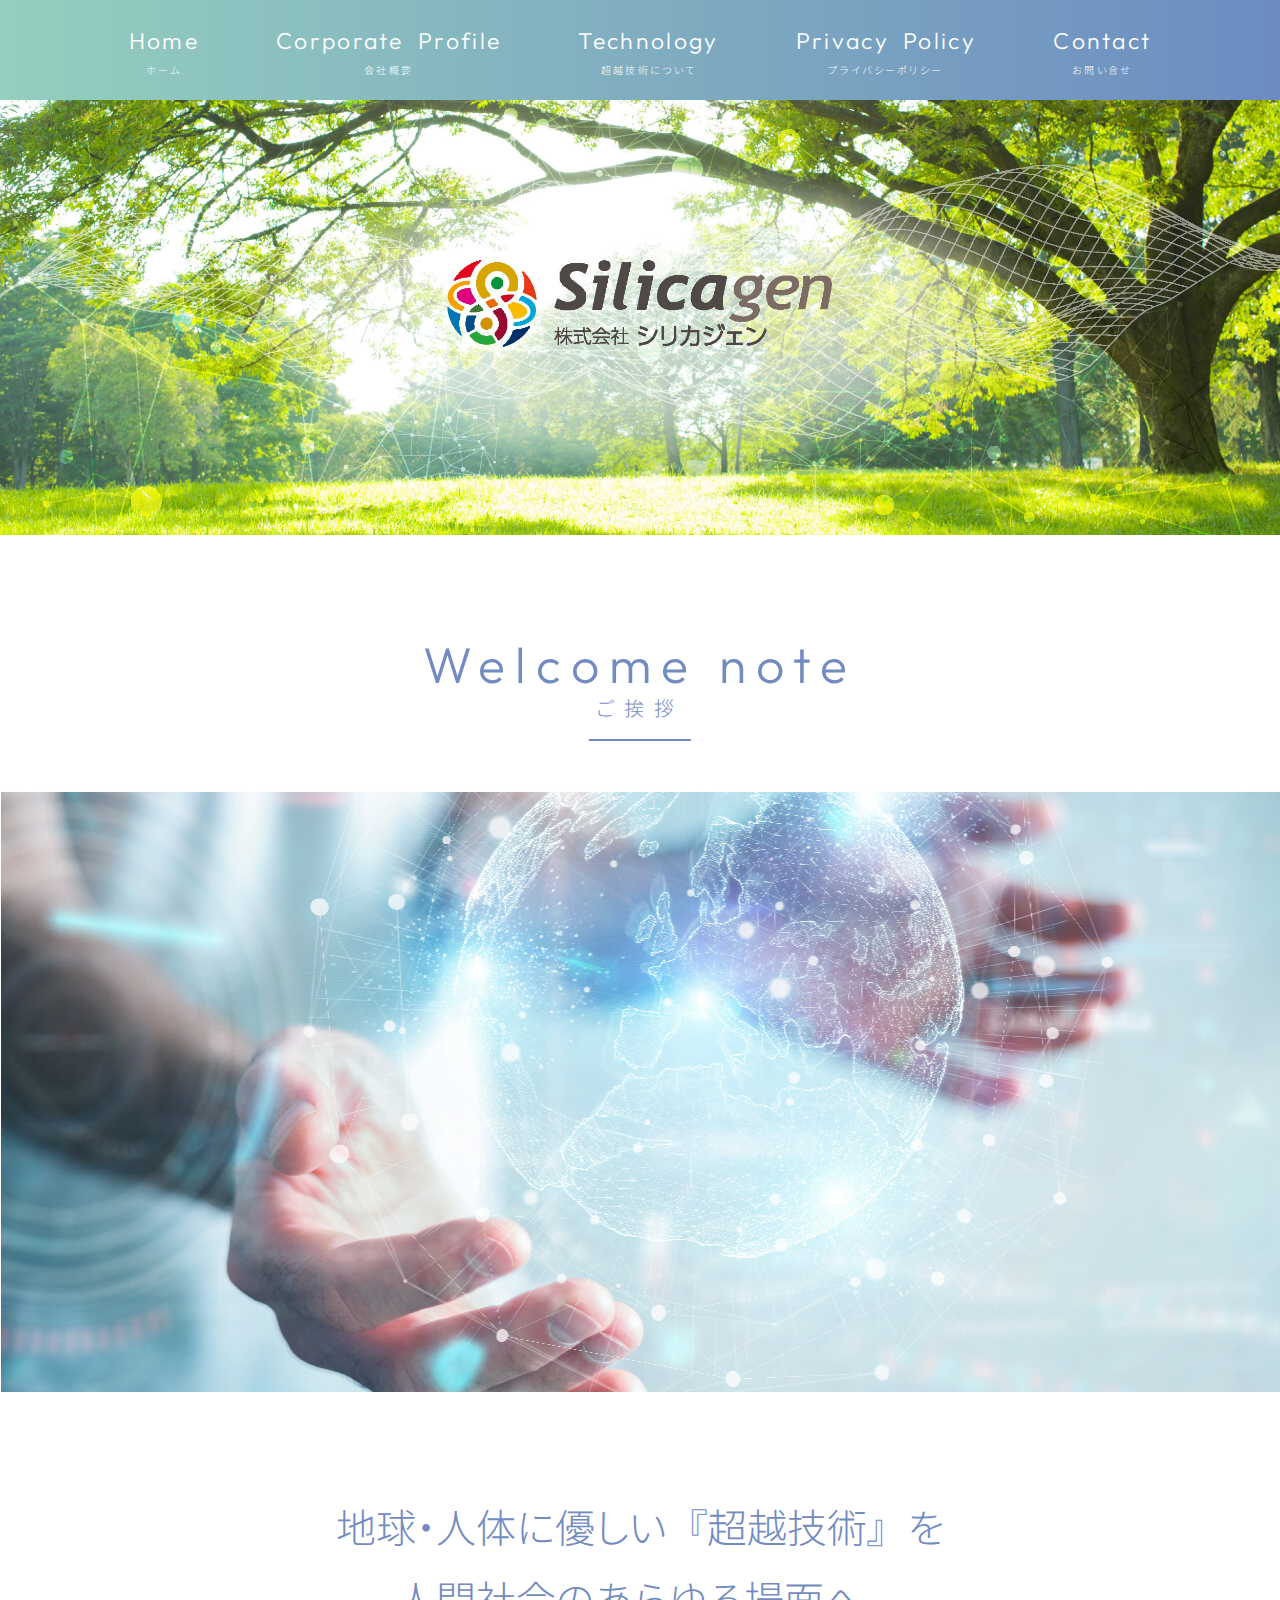
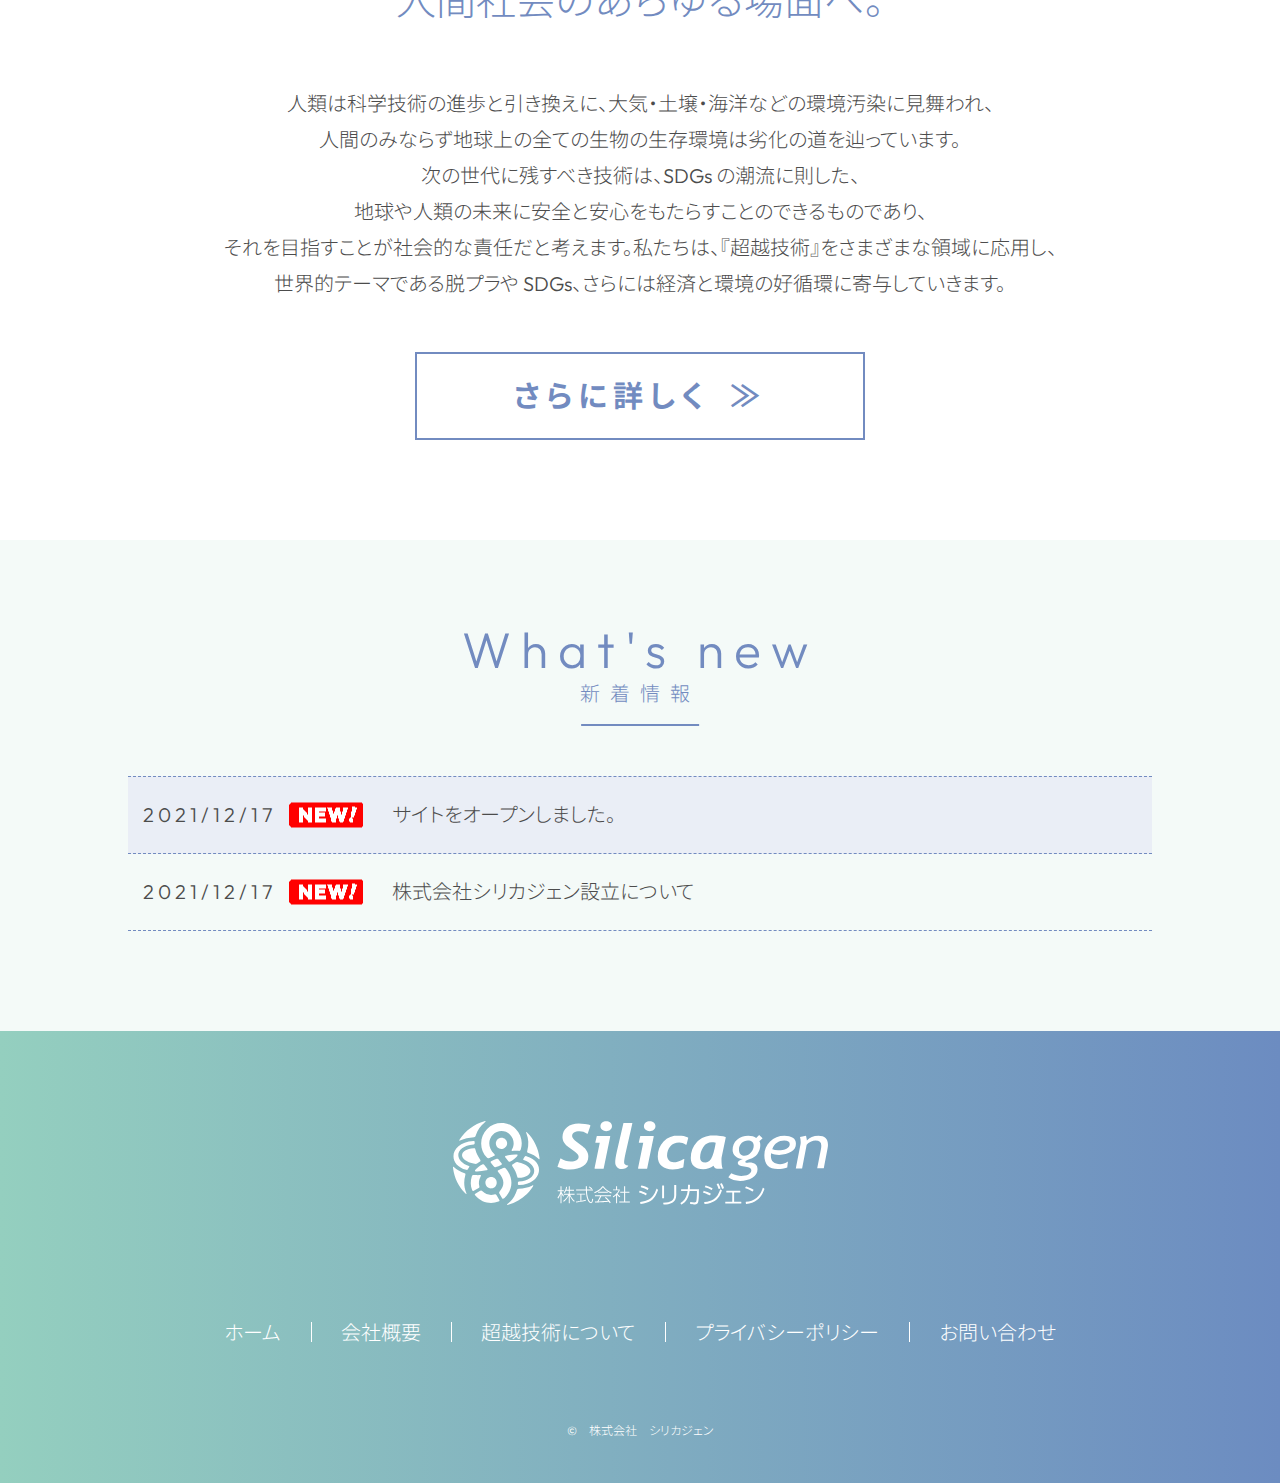
<file: index.html>
<!DOCTYPE html>
<html lang="ja">
  <head>
    <meta charset="UTF-8" />
    <meta http-equiv="X-UA-Compatible" content="IE=edge" />
    <meta name="viewport" content="width=device-width, initial-scale=1.0" />
    <title>株式会社シリカジェン</title>
    <link rel="icon" href="./asset/img/favicon.ico" />
    <link rel="stylesheet" href="./asset/css/style.min.css?ver=1.0.9" />
  </head>

  <body>
    <header class="l-header">
      <div class="l-header__inner">
        <nav class="l-header__menu-pc">
          <ul class="l-header__list">
            <li class="l-header__item">
              <a href="./index.html"><span>Home</span><span>ホーム</span></a>
            </li>
            <li class="l-header__item">
              <a href="./profile/profile.html"><span>Corporate&ensp;Profile</span><span>会社概要</span></a>
            </li>
            <li class="l-header__item">
              <a href="./technology/technology.html"><span>Technology</span><span>超越技術について</span></a>
            </li>
            <li class="l-header__item">
              <a href="./privacy/privacy.html"><span>Privacy&ensp;Policy</span><span>プライバシーポリシー</span></a>
            </li>
            <li class="l-header__item">
              <a href="./contact/contact.html"><span>Contact</span><span>お問い合せ</span></a>
            </li>
          </ul>
        </nav>

        <!-- sp ハンバーガー -->
        <div class="l-header__hamburger">
          <div class="l-header__icon js-hamburger is-show">
            <span></span>
            <span></span>
            <span></span>
          </div>
        </div>

        <nav class="l-header__menu-sp js-gnav-sp is-show">
          <ul class="l-header__list-sp js-gnav-list">
            <li class="l-header__item">
              <a href="./index.html"><span>Home</span><span>ホーム</span></a>
            </li>
            <li class="l-header__item">
              <a href="./profile/profile.html"><span>Corporate&ensp;Profile</span><span>会社概要</span></a>
            </li>
            <li class="l-header__item">
              <a href="./technology/technology.html"><span>Technology</span><span>超越技術について</span></a>
            </li>
            <li class="l-header__item">
              <a href="./privacy/privacy.html"><span>Privacy&ensp;Policy</span><span>プライバシーポリシー</span></a>
            </li>
            <li class="l-header__item">
              <a href="./contact/contact.html"><span>Contact</span><span>お問い合せ</span></a>
            </li>
          </ul>
        </nav>
      </div>
    </header>
    <!-- /.l-header -->

    <div class="l-wrap">
      <main class="l-main">
        <div class="l-main__inner">
          <div class="p-top">
            <picture>
              <source srcset="./asset/img/home-top-sp.jpg" media="(max-width: 800px)" />
              <img src="./asset/img/home_top.jpg" alt="" />
            </picture>
          </div>

          <div class="p-message">
            <h2 class="c-heading-2">Welcome note<span>ご挨拶</span></h2>
            <div class="p-message__img">
              <img src="./asset/img/home_message.jpg" alt="" />
            </div>
            <p class="p-message__title">地球・人体に優しい&ensp;&#x300E;超越技術&#x300F;&ensp;を<br />人間社会のあらゆる場面へ。</p>
            <div class="p-message__text">
              <p>
                人類は科学技術の進歩と引き換えに、大気・土壌・海洋などの環境汚染に見舞われ、<br
                  class="u-br-pc"
                />人間のみならず地球上の全ての生物の生存環境は劣化の道を辿っています。<br />次の世代に残すべき技術は、SDGs の潮流に則した、<br
                  class="u-br-pc"
                />地球や人類の未来に安全と安心をもたらすことのできるものであり、<br class="u-br-pc" />それを目指すことが社会的な責任だと考えます。私たちは、『超越技術』をさまざまな領域に応用し、<br
                  class="u-br-pc"
                />世界的テーマである脱プラや SDGs、さらには経済と環境の好循環に寄与していきます。
              </p>
            </div>
            <a href="#" class="p-message__button">さらに詳しく&ensp;&Gt;</a>
          </div>
          <div class="p-info">
            <h2 class="c-heading-2">What's new<span>新着情報</span></h2>
            <dl class="p-info__menu">
              <div class="p-info__box p-info__box1">
                <dt>2021/12/17</dt>
                <dd>サイトをオープンしました。<!--<span>&Gt;</span>--></dd>
              </div>
              <div class="p-info__box">
                <dt>2021/12/17</dt>
                <dd>株式会社シリカジェン設立について<!--<span>&Gt;</span>--></dd>
              </div>
            </dl>
          </div>
        </div>
      </main>
      <!-- /.l-main -->
    </div>
    <!-- /.l-wrap -->

    <!-- ページトップボタン -->
    <div class="c-page-top js-scroll-top">
      <a href=""><img src="./asset/img/page-top-arrow.svg" alt="ページトップボタン" width="26" height="34" viewBox="0 0 26 34" /></a>
    </div>

    <footer class="l-footer">
      <div class="l-footer__inner">
        <div class="l-footer__logo">
          <a href="./index.html"><img src="./asset/img/footer-logo.svg" width="375" height="84.13" viewBox="0 0 375 84.13" alt="" /></a>
        </div>
        <nav class="l-footer__menu">
          <ul class="l-footer__list">
            <li class="l-footer__item l-footer__item-1">
              <a href="./index.html">ホーム</a>
            </li>
            <li class="l-footer__item">
              <a href="./profile/profile.html">会社概要</a>
            </li>
            <li class="l-footer__item">
              <a href="./technology/technology.html">超越技術について</a>
            </li>
            <li class="l-footer__item">
              <a href="./privacy/privacy.html">プライバシーポリシー</a>
            </li>
            <li class="l-footer__item">
              <a href="./contact/contact.html">お問い合わせ</a>
            </li>
          </ul>
        </nav>
        <div class="l-footer__copyright">
          <small>&copy;&emsp;株式会社&emsp;シリカジェン</small>
        </div>
      </div>
    </footer>
    <!-- /.l-footer -->

    <script src="https://code.jquery.com/jquery-3.6.0.min.js" integrity="sha256-/xUj+3OJU5yExlq6GSYGSHk7tPXikynS7ogEvDej/m4=" crossorigin="anonymous"></script>
    <script src="./asset/js/hamburger.js?ver=1.0.2"></script>
    <script src="./asset/js/scroll-top.js?ver=1.0.2"></script>
  </body>
</html>
</file>
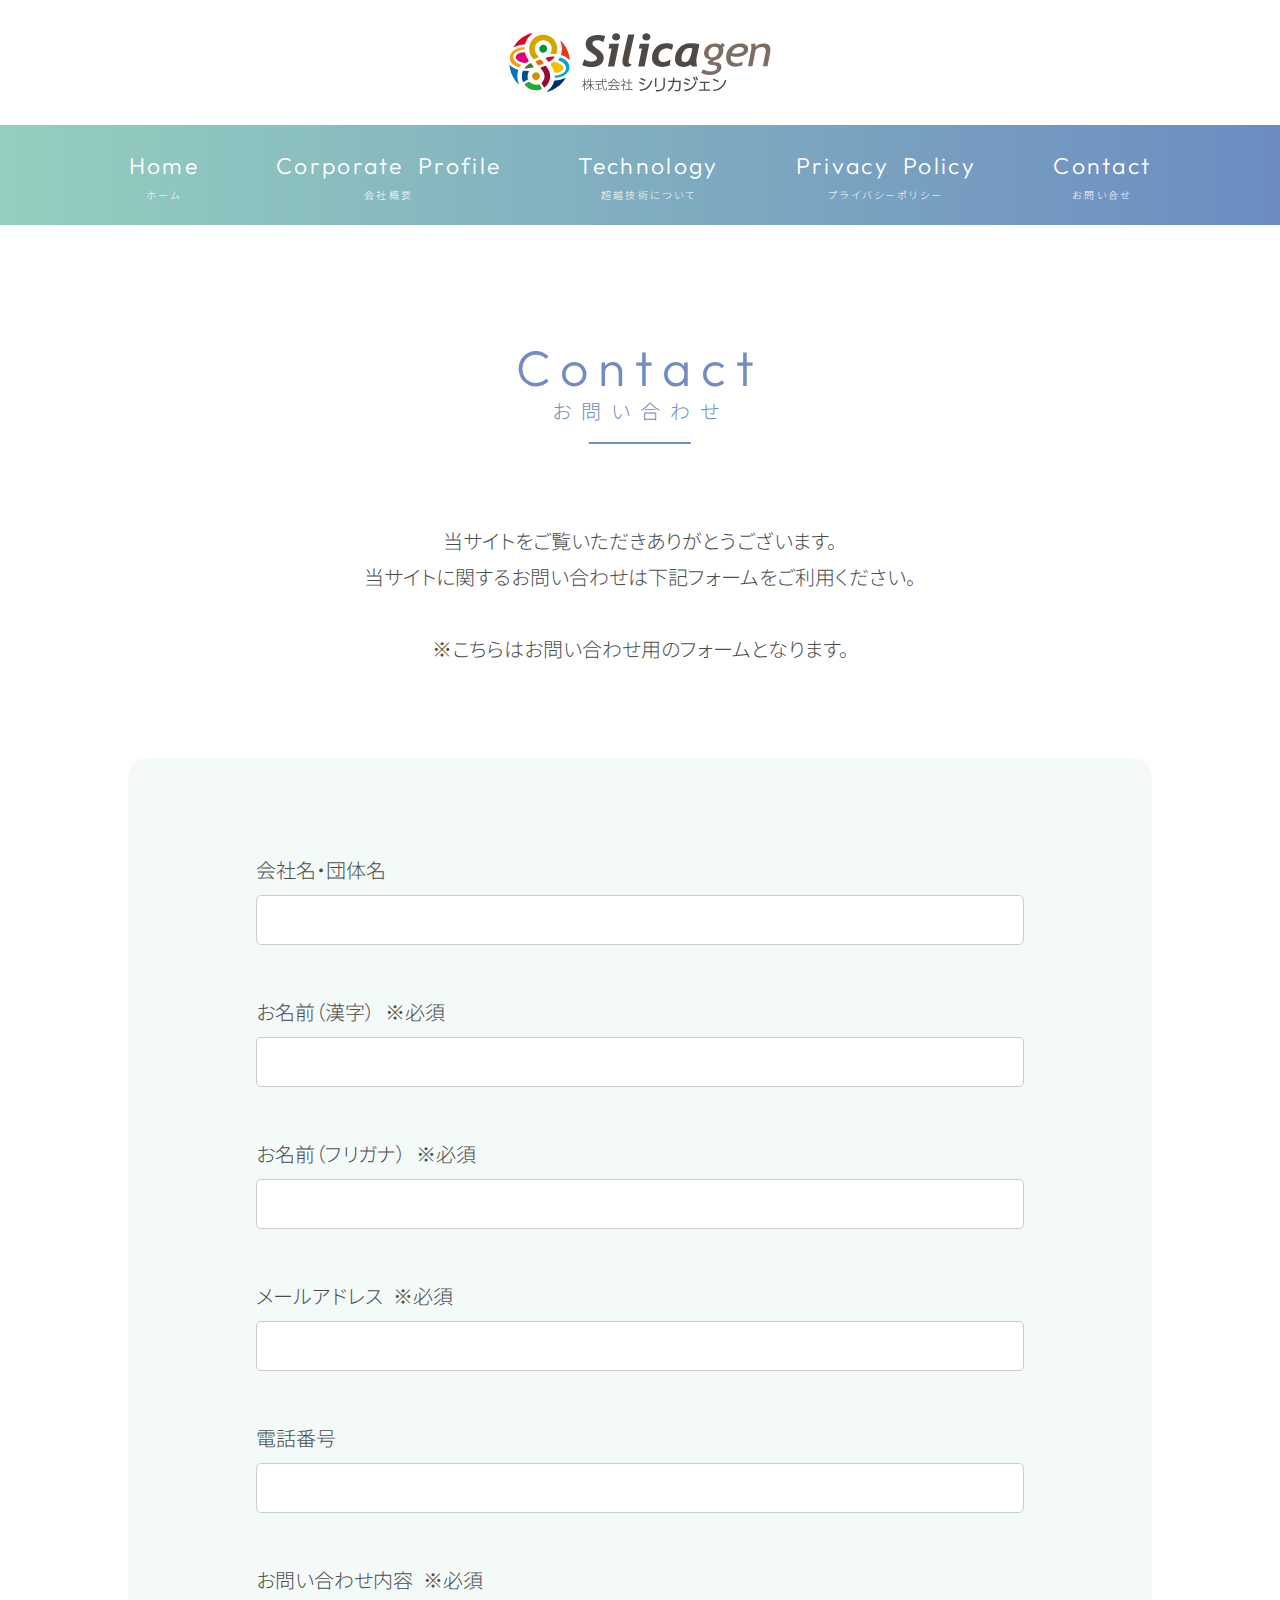
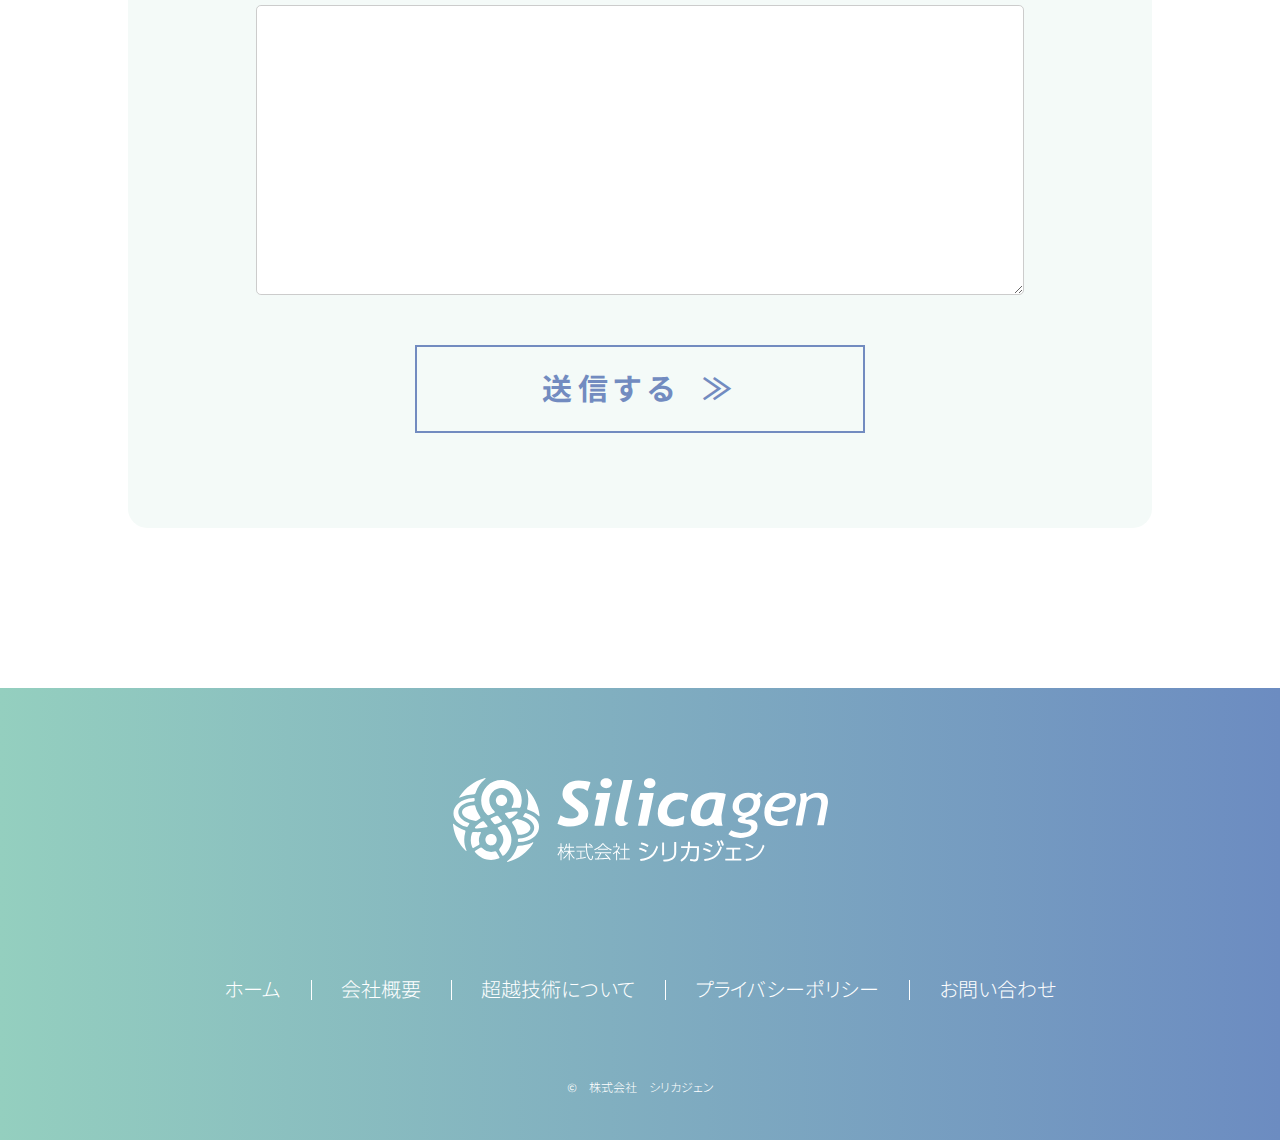
<file: contact/contact.html>
<!DOCTYPE html>
<html lang="ja">
  <head>
    <meta charset="UTF-8" />
    <meta http-equiv="X-UA-Compatible" content="IE=edge" />
    <meta name="viewport" content="width=device-width, initial-scale=1.0" />
    <title>お問い合わせ | 株式会社シリカジェン</title>
    <link rel="icon" href="../asset/img/favicon.ico" />
    <link rel="stylesheet" href="../asset/css/style.min.css?ver=1.0.3" />
  </head>

  <body>
    <header class="l-header">
      <div class="l-header__logo order2">
        <a href="../index.html"><img src="../asset/img/header_logo.svg" alt="株式会社シリカジェン" /></a>
      </div>
      <div class="l-header__inner order1">
        <nav class="l-header__menu-pc">
          <ul class="l-header__list">
            <li class="l-header__item">
              <a href="../index.html"><span>Home</span><span>ホーム</span></a>
            </li>
            <li class="l-header__item">
              <a href="../profile/profile.html"><span>Corporate&ensp;Profile</span><span>会社概要</span></a>
            </li>
            <li class="l-header__item">
              <a href="../technology/technology.html"><span>Technology</span><span>超越技術について</span></a>
            </li>
            <li class="l-header__item">
              <a href="../privacy/privacy.html"><span>Privacy&ensp;Policy</span><span>プライバシーポリシー</span></a>
            </li>
            <li class="l-header__item">
              <a href="./contact.html"><span>Contact</span><span>お問い合せ</span></a>
            </li>
          </ul>
        </nav>

        <!-- sp ハンバーガー -->
        <div class="l-header__hamburger">
          <div class="l-header__icon js-hamburger is-show">
            <span></span>
            <span></span>
            <span></span>
          </div>
        </div>

        <nav class="l-header__menu-sp js-gnav-sp is-show">
          <ul class="l-header__list-sp js-gnav-list">
            <li class="l-header__item">
              <a href="../index.html"><span>Home</span><span>ホーム</span></a>
            </li>
            <li class="l-header__item">
              <a href="../profile/profile.html"><span>Corporate&ensp;Profile</span><span>会社概要</span></a>
            </li>
            <li class="l-header__item">
              <a href="../technology/technology.html"><span>Technology</span><span>超越技術について</span></a>
            </li>
            <li class="l-header__item">
              <a href="../privacy/privacy.html"><span>Privacy&ensp;Policy</span><span>プライバシーポリシー</span></a>
            </li>
            <li class="l-header__item">
              <a href="./contact.html"><span>Contact</span><span>お問い合せ</span></a>
            </li>
          </ul>
        </nav>
      </div>
    </header>
    <!-- /.l-header -->

    <div class="l-wrap">
      <main class="l-main">
        <div class="l-main__inner">
          <div class="p-contact">
            <h2 class="c-heading-2">Contact<span>お問い合わせ</span></h2>
            <p>
              当サイトをご覧いただきありがとうございます。<br />
              当サイトに関するお問い合わせは下記フォームをご利用ください。<br />
              <br class="u-br-pc u-br-tab" />
              ※こちらはお問い合わせ用のフォームとなります。
            </p>

            <div class="p-form">
              <form
                action="https://docs.google.com/forms/u/0/d/e/1FAIpQLSctDJwARKkE58RGi4_NOwhi1y4irY4RHOdNpfilvzTCI1Y7xg/formResponse"
                method="post"
                target="hidden_iframe"
                onsubmit="submitted=true;"
              >
                <div class="p-form__container">
                  <label for="" class="p-form__label">会社名・団体名</label>
                  <br />
                  <input class="p-form__text" type="text" autocomplete="organization" name="entry.710979730" />
                </div>
                <div class="p-form__container">
                  <label for="" class="p-form__label">お名前（漢字）&ensp;※必須</label>
                  <br />
                  <input class="p-form__text" type="text" autocomplete="name" name="entry.1180624989" required />
                </div>
                <div class="p-form__container">
                  <label for="" class="p-form__label">お名前（フリガナ）&ensp;※必須</label>
                  <br />
                  <input class="p-form__text" type="text" autocomplete="name" required name="entry.645595430" />
                </div>
                <div class="p-form__container">
                  <label for="" class="p-form__label">メールアドレス&ensp;※必須</label>
                  <br />
                  <input class="p-form__text" type="email" autocomplete="email" name="entry.170306440" required />
                </div>
                <div class="p-form__container">
                  <label for="" class="p-form__label">電話番号</label>
                  <br />
                  <input class="p-form__text" type="tel" autocomplete="tel" name="entry.2004656261" />
                </div>
                <div class="p-form__container">
                  <label for="" class="p-form__label">お問い合わせ内容&ensp;※必須</label>
                  <br />
                  <textarea class="p-form__text contact" name="entry.1625266816" rows="”3″" cols="”20″" wrap="”hard”" required></textarea>
                </div>

                <button class="p-form__button" name="button" type="submit">送信する&ensp;&Gt;</button>
              </form>

              <!-- サンクスページへ遷移 -->
              <script type="text/javascript">
                var submitted = false;
              </script>
              <iframe name="hidden_iframe" id="hidden_iframe" style="display: none" onload="if(submitted){window.location='thanks.html';}"></iframe>
            </div>
          </div>
        </div>
      </main>
      <!-- /.l-main -->
    </div>
    <!-- /.l-wrap -->

    <!-- ページトップボタン -->
    <div class="c-page-top js-scroll-top">
      <a href=""><img src="../asset/img/page-top-arrow.svg" alt="ページトップボタン" width="26" height="34" viewBox="0 0 26 34" /></a>
    </div>

    <footer class="l-footer">
      <div class="l-footer__inner">
        <div class="l-footer__logo">
          <a href="../index.html"><img src="../asset/img/footer-logo.svg" width="375" height="84.13" viewBox="0 0 375 84.13" alt="" /></a>
        </div>
        <nav class="l-footer__menu">
          <ul class="l-footer__list">
            <li class="l-footer__item l-footer__item-1">
              <a href="../index.html">ホーム</a>
            </li>
            <li class="l-footer__item">
              <a href="../profile/profile.html">会社概要</a>
            </li>
            <li class="l-footer__item">
              <a href="../technology/technology.html">超越技術について</a>
            </li>
            <li class="l-footer__item">
              <a href="../privacy/privacy.html">プライバシーポリシー</a>
            </li>
            <li class="l-footer__item">
              <a href="./contact.html">お問い合わせ</a>
            </li>
          </ul>
        </nav>
        <div class="l-footer__copyright">
          <small>&copy;&emsp;株式会社&emsp;シリカジェン</small>
        </div>
      </div>
    </footer>
    <!-- /.l-footer -->

    <script src="https://code.jquery.com/jquery-3.6.0.min.js" integrity="sha256-/xUj+3OJU5yExlq6GSYGSHk7tPXikynS7ogEvDej/m4=" crossorigin="anonymous"></script>
    <script src="../asset/js/hamburger.js?ver=1.0.1"></script>
    <script src="../asset/js/scroll-top.js?ver=1.0.1"></script>
  </body>
</html>
</file>
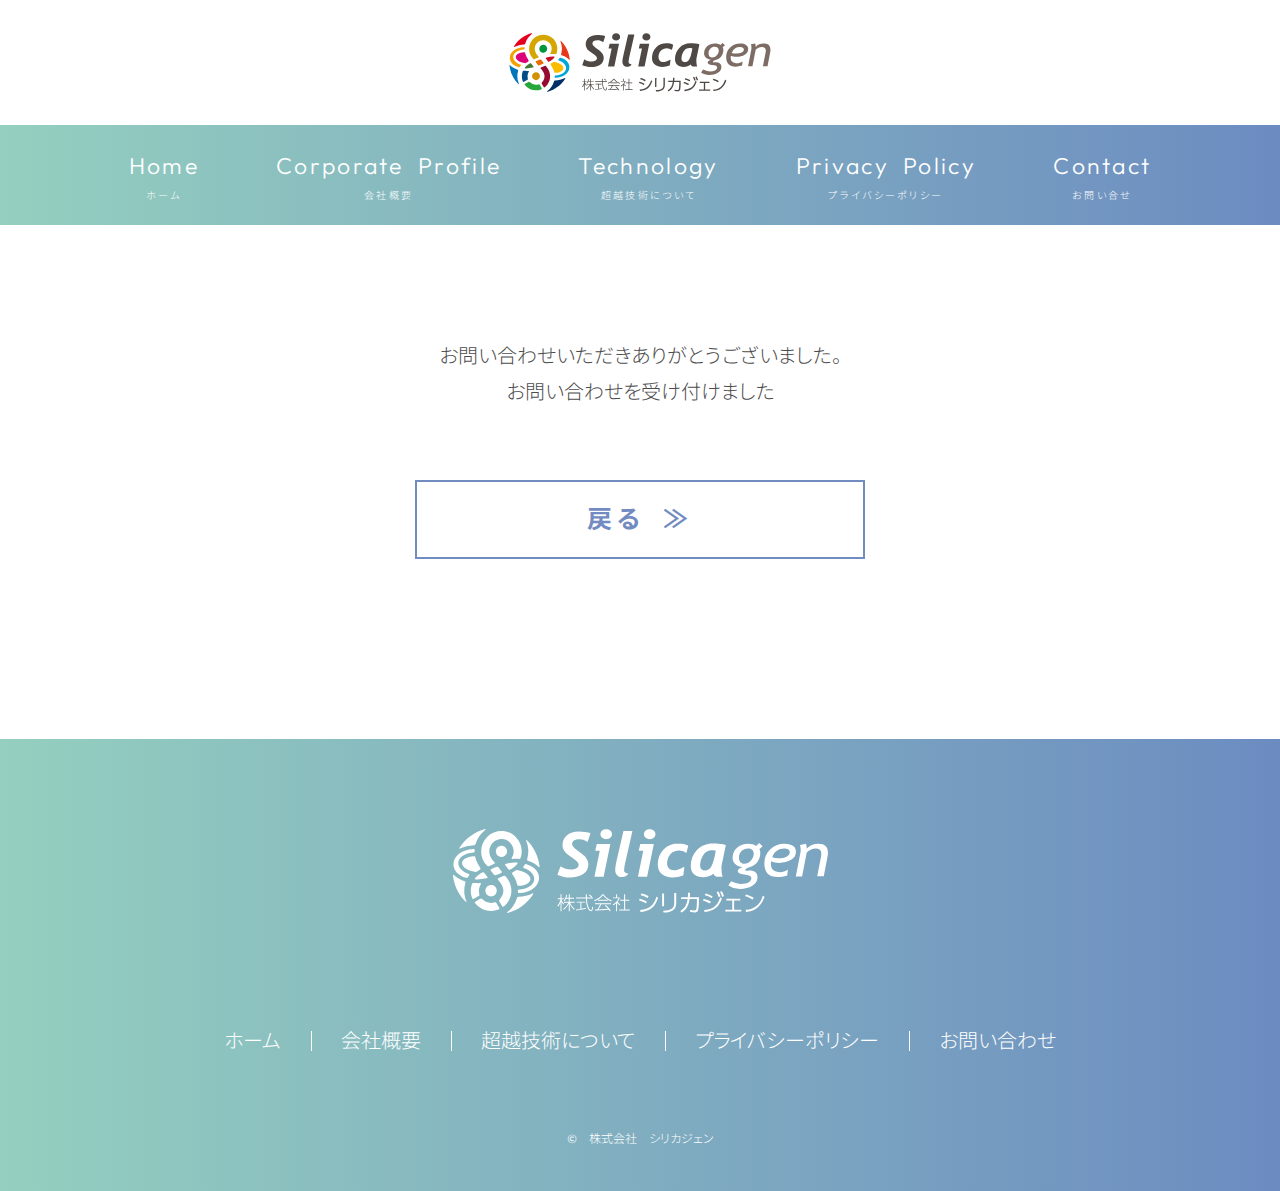
<file: contact/thanks.html>
<!DOCTYPE html>
<html lang="ja">
  <head>
    <meta charset="UTF-8" />
    <meta http-equiv="X-UA-Compatible" content="IE=edge" />
    <meta name="viewport" content="width=device-width, initial-scale=1.0" />
    <title>お問い合わせ | 株式会社シリカジェン</title>
    <link rel="icon" href="../asset/img/favicon.ico" />
    <link rel="stylesheet" href="../asset/css/style.min.css?ver=1.0.3" />
  </head>

  <body>
    <header class="l-header">
      <div class="l-header__logo order2">
        <a href="../index.html"><img src="../asset/img/header_logo.svg" alt="株式会社シリカジェン" /></a>
      </div>
      <div class="l-header__inner order1">
        <nav class="l-header__menu-pc">
          <ul class="l-header__list">
            <li class="l-header__item">
              <a href="../index.html"><span>Home</span><span>ホーム</span></a>
            </li>
            <li class="l-header__item">
              <a href="../profile/profile.html"><span>Corporate&ensp;Profile</span><span>会社概要</span></a>
            </li>
            <li class="l-header__item">
              <a href="../technology/technology.html"><span>Technology</span><span>超越技術について</span></a>
            </li>
            <li class="l-header__item">
              <a href="../privacy/privacy.html"><span>Privacy&ensp;Policy</span><span>プライバシーポリシー</span></a>
            </li>
            <li class="l-header__item">
              <a href="./contact.html"><span>Contact</span><span>お問い合せ</span></a>
            </li>
          </ul>
        </nav>

        <!-- sp ハンバーガー -->
        <div class="l-header__hamburger">
          <div class="l-header__icon js-hamburger is-show">
            <span></span>
            <span></span>
            <span></span>
          </div>
        </div>

        <nav class="l-header__menu-sp js-gnav-sp is-show">
          <ul class="l-header__list-sp js-gnav-list">
            <li class="l-header__item">
              <a href="../index.html"><span>Home</span><span>ホーム</span></a>
            </li>
            <li class="l-header__item">
              <a href="../profile/profile.html"><span>Corporate&ensp;Profile</span><span>会社概要</span></a>
            </li>
            <li class="l-header__item">
              <a href="../technology/technology.html"><span>Technology</span><span>超越技術について</span></a>
            </li>
            <li class="l-header__item">
              <a href="../privacy/privacy.html"><span>Privacy&ensp;Policy</span><span>プライバシーポリシー</span></a>
            </li>
            <li class="l-header__item">
              <a href="./contact.html"><span>Contact</span><span>お問い合せ</span></a>
            </li>
          </ul>
        </nav>
      </div>
    </header>
    <!-- /.l-header -->

    <div class="l-wrap">
      <main class="l-main">
        <div class="l-main__inner">
          <div class="p-thanks">
            <p class="p-thanks__text">お問い合わせいただきありがとうございました。<br />お問い合わせを受け付けました</p>
            <a href="./contact.html" class="p-thanks__button">戻る&ensp;&Gt;</a>
          </div>
        </div>
      </main>
      <!-- /.l-main -->
    </div>
    <!-- /.l-wrap -->

    <!-- ページトップボタン -->
    <div class="c-page-top js-scroll-top">
      <a href=""><img src="../asset/img/page-top-arrow.svg" alt="ページトップボタン" width="26" height="34" viewBox="0 0 26 34" /></a>
    </div>

    <footer class="l-footer">
      <div class="l-footer__inner">
        <div class="l-footer__logo">
          <a href="../index.html"><img src="../asset/img/footer-logo.svg" width="375" height="84.13" viewBox="0 0 375 84.13" alt="" /></a>
        </div>
        <nav class="l-footer__menu">
          <ul class="l-footer__list">
            <li class="l-footer__item l-footer__item-1">
              <a href="../index.html">ホーム</a>
            </li>
            <li class="l-footer__item">
              <a href="../profile/profile.html">会社概要</a>
            </li>
            <li class="l-footer__item">
              <a href="../technology/technology.html">超越技術について</a>
            </li>
            <li class="l-footer__item">
              <a href="../privacy/privacy.html">プライバシーポリシー</a>
            </li>
            <li class="l-footer__item">
              <a href="./contact.html">お問い合わせ</a>
            </li>
          </ul>
        </nav>
        <div class="l-footer__copyright">
          <small>&copy;&emsp;株式会社&emsp;シリカジェン</small>
        </div>
      </div>
    </footer>
    <!-- /.l-footer -->

    <script src="https://code.jquery.com/jquery-3.6.0.min.js" integrity="sha256-/xUj+3OJU5yExlq6GSYGSHk7tPXikynS7ogEvDej/m4=" crossorigin="anonymous"></script>
    <script src="../asset/js/hamburger.js?ver=1.0.1"></script>
    <script src="../asset/js/scroll-top.js?ver=1.0.1"></script>
  </body>
</html>
</file>
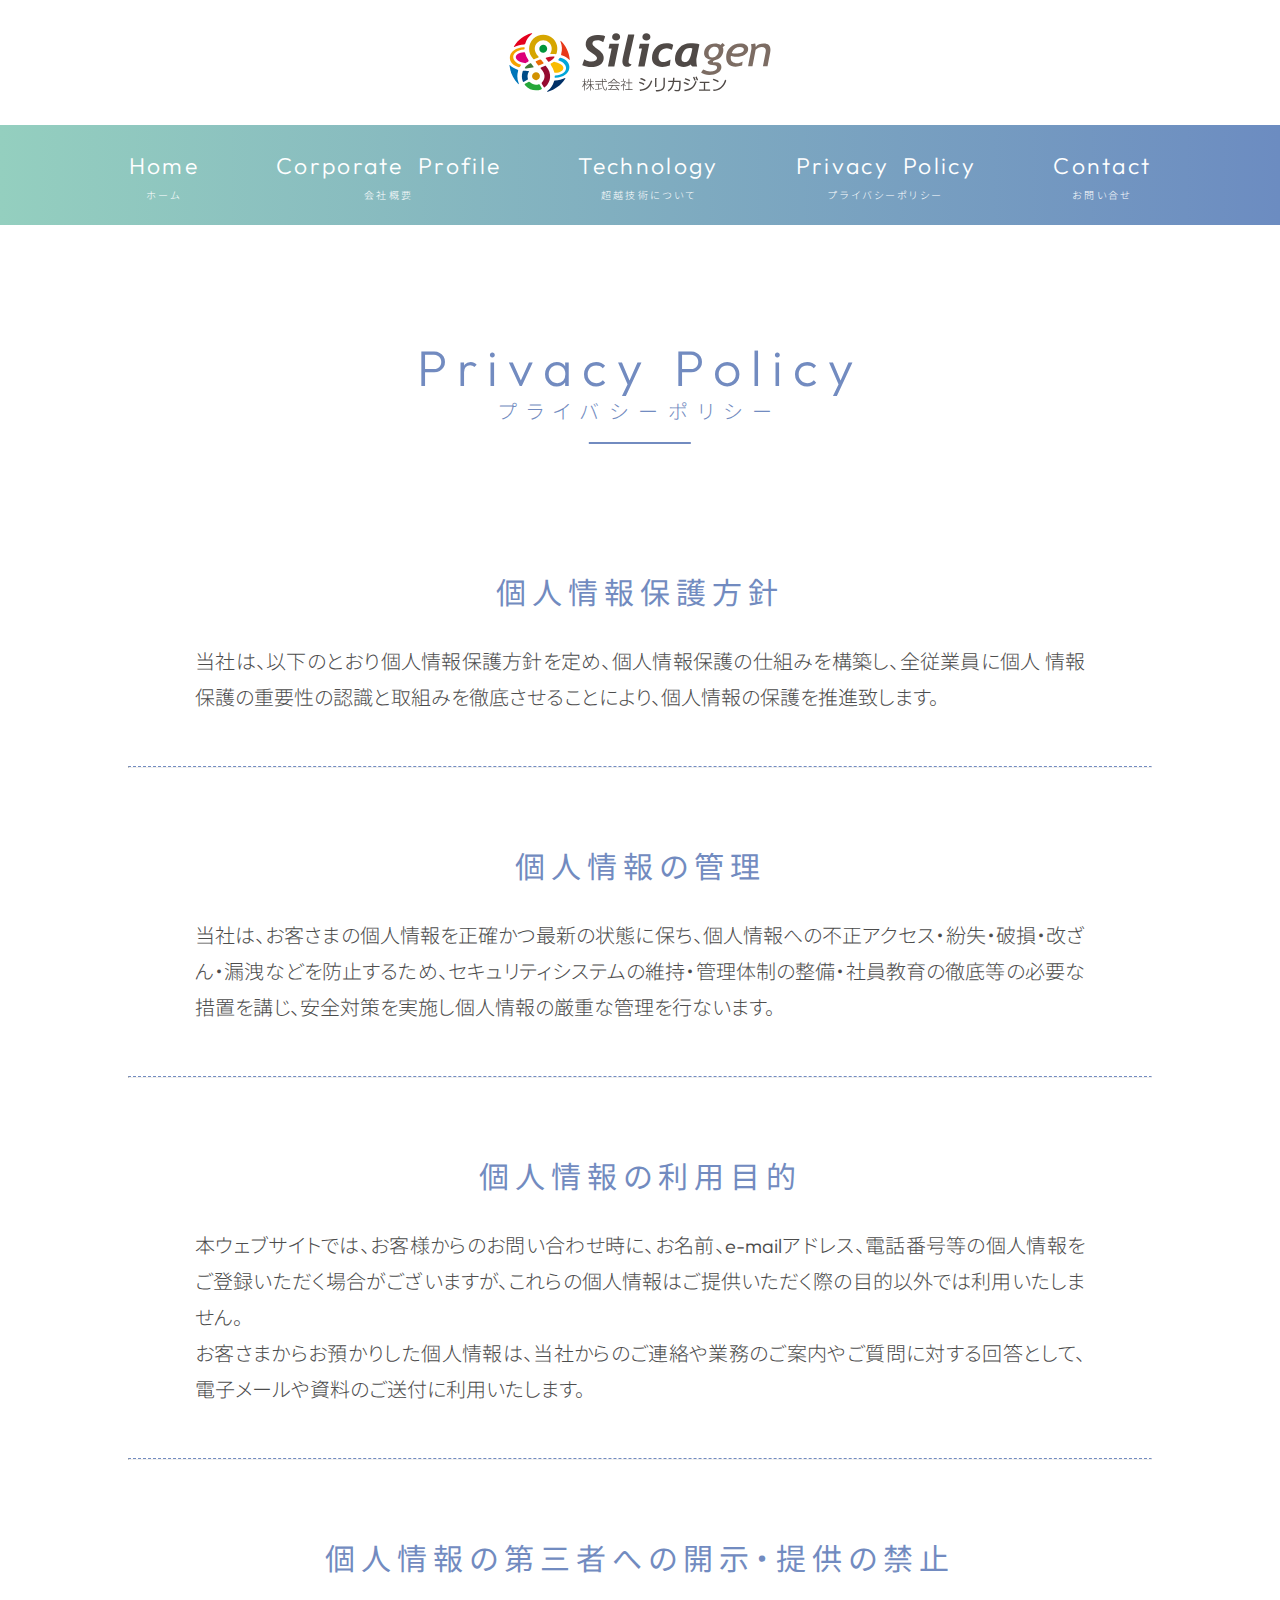
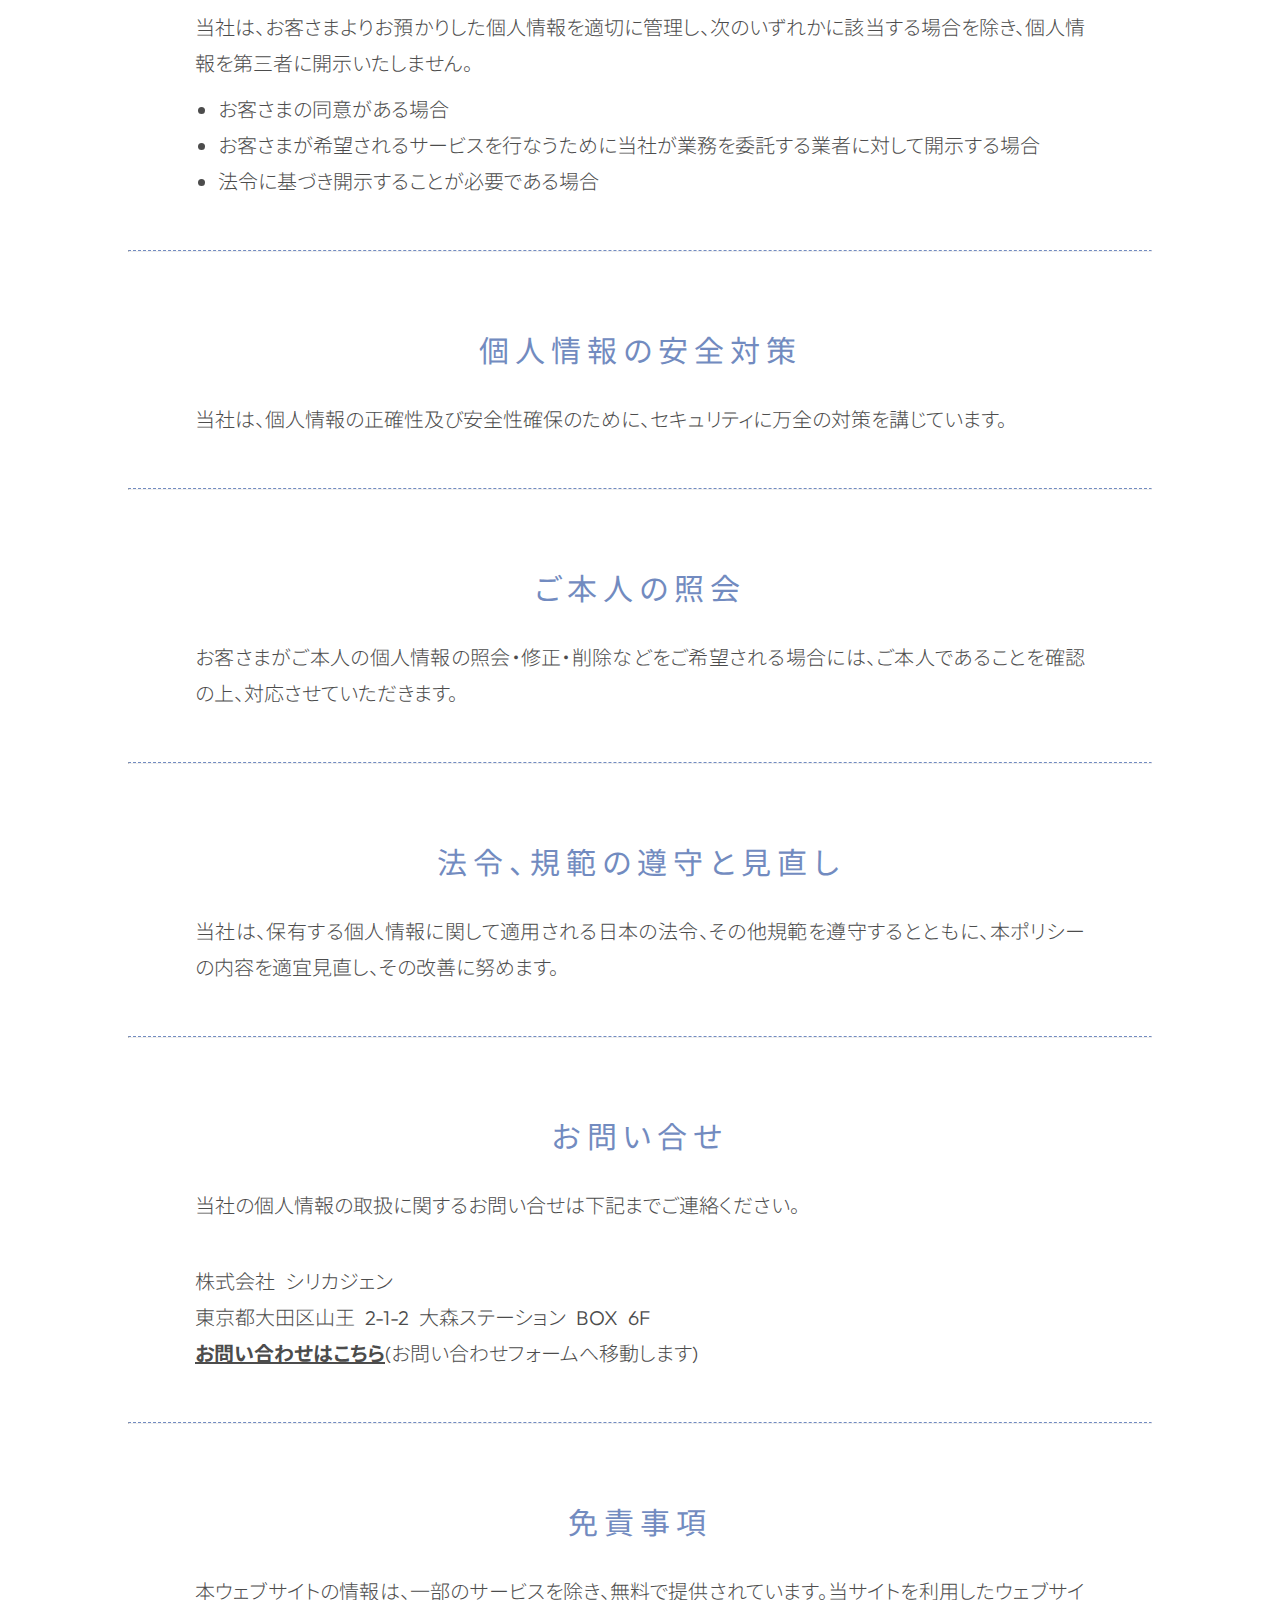
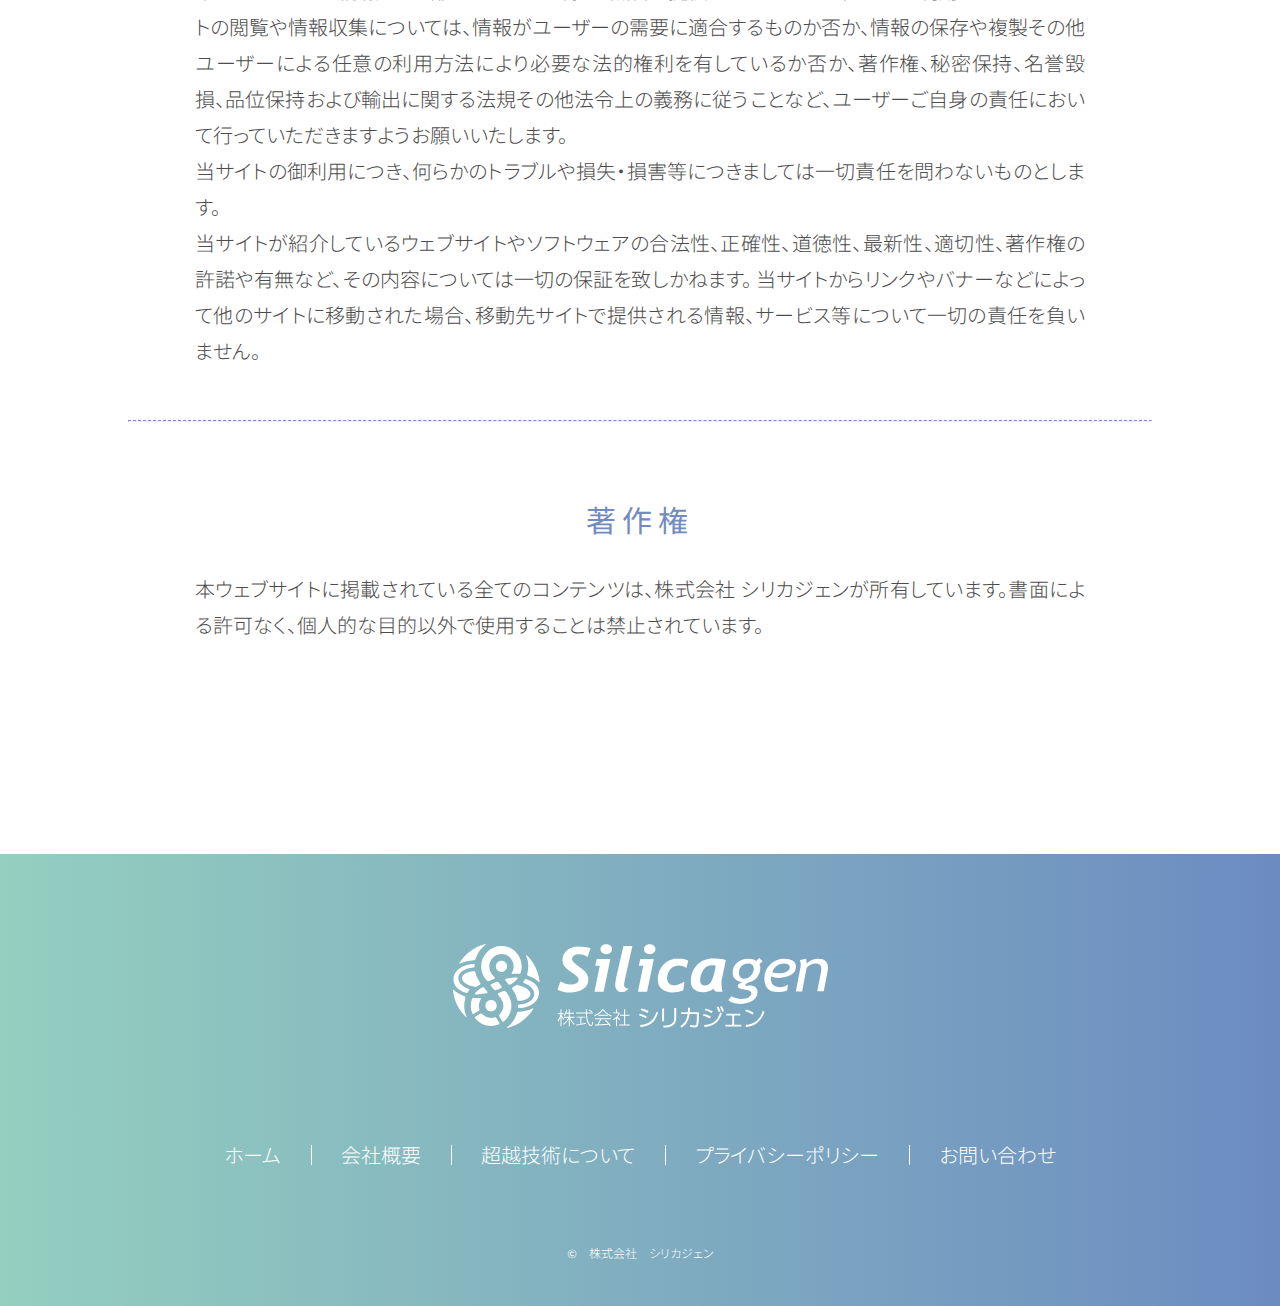
<file: privacy/privacy.html>
<!DOCTYPE html>
<html lang="ja">
  <head>
    <meta charset="UTF-8" />
    <meta http-equiv="X-UA-Compatible" content="IE=edge" />
    <meta name="viewport" content="width=device-width, initial-scale=1.0" />
    <title>プライバシーポリシー | 株式会社シリカジェン</title>
    <link rel="icon" href="../asset/img/favicon.ico" />
    <link rel="stylesheet" href="../asset/css/style.min.css?ver=1.0.3" />
  </head>

  <body>
    <header class="l-header">
      <div class="l-header__logo order2">
        <a href="../index.html"><img src="../asset/img/header_logo.svg" alt="株式会社シリカジェン" /></a>
      </div>
      <div class="l-header__inner order1">
        <nav class="l-header__menu-pc">
          <ul class="l-header__list">
            <li class="l-header__item">
              <a href="../index.html"><span>Home</span><span>ホーム</span></a>
            </li>
            <li class="l-header__item">
              <a href="../profile/profile.html"><span>Corporate&ensp;Profile</span><span>会社概要</span></a>
            </li>
            <li class="l-header__item">
              <a href="../technology/technology.html"><span>Technology</span><span>超越技術について</span></a>
            </li>
            <li class="l-header__item">
              <a href="./privacy.html"><span>Privacy&ensp;Policy</span><span>プライバシーポリシー</span></a>
            </li>
            <li class="l-header__item">
              <a href="../contact/contact.html"><span>Contact</span><span>お問い合せ</span></a>
            </li>
          </ul>
        </nav>

        <!-- sp ハンバーガー -->
        <div class="l-header__hamburger">
          <div class="l-header__icon js-hamburger is-show">
            <span></span>
            <span></span>
            <span></span>
          </div>
        </div>

        <nav class="l-header__menu-sp js-gnav-sp is-show">
          <ul class="l-header__list-sp js-gnav-list">
            <li class="l-header__item">
              <a href="../index.html"><span>Home</span><span>ホーム</span></a>
            </li>
            <li class="l-header__item">
              <a href="../profile/profile.html"><span>Corporate&ensp;Profile</span><span>会社概要</span></a>
            </li>
            <li class="l-header__item">
              <a href="../technology/technology.html"><span>Technology</span><span>超越技術について</span></a>
            </li>
            <li class="l-header__item">
              <a href="./privacy.html"><span>Privacy&ensp;Policy</span><span>プライバシーポリシー</span></a>
            </li>
            <li class="l-header__item">
              <a href="../contact/contact.html"><span>Contact</span><span>お問い合せ</span></a>
            </li>
          </ul>
        </nav>
      </div>
    </header>
    <!-- /.l-header -->

    <div class="l-wrap">
      <main class="l-main">
        <div class="l-main__inner">
          <div class="p-privacy">
            <h2 class="c-heading-2">Privacy Policy<span>プライバシーポリシー</span></h2>
            <div class="p-privacy__content">
              <h3 class="c-heading-3">個人情報保護方針</h3>
              <p class="p-privacy__text">
                当社は、以下のとおり個人情報保護方針を定め、個人情報保護の仕組みを構築し、全従業員に個人 情報保護の重要性の認識と取組みを徹底させることにより、個人情報の保護を推進致します。
              </p>
            </div>

            <hr class="c-border" />

            <div class="p-privacy__content">
              <h3 class="c-heading-3">個人情報の管理</h3>
              <p class="p-privacy__text">
                当社は、お客さまの個人情報を正確かつ最新の状態に保ち、個人情報への不正アクセス・紛失・破損・改ざん・漏洩などを防止するため、セキュリティシステムの維持・管理体制の整備・社員教育の徹底等の必要な措置を講じ、安全対策を実施し個人情報の厳重な管理を行ないます。
              </p>
            </div>

            <hr class="c-border" />

            <div class="p-privacy__content">
              <h3 class="c-heading-3">個人情報の利用目的</h3>
              <p class="p-privacy__text">
                本ウェブサイトでは、お客様からのお問い合わせ時に、お名前、e-mailアドレス、電話番号等の個人情報をご登録いただく場合がございますが、これらの個人情報はご提供いただく際の目的以外では利用いたしません。<br />お客さまからお預かりした個人情報は、当社からのご連絡や業務のご案内やご質問に対する回答として、電子メールや資料のご送付に利用いたします。
              </p>
            </div>

            <hr class="c-border" />

            <div class="p-privacy__content">
              <h3 class="c-heading-3">個人情報の第三者への<span class="u-inline-block">開示・提供の禁止</span></h3>
              <p class="p-privacy__text">当社は、お客さまよりお預かりした個人情報を適切に管理し、次のいずれかに該当する場合を除き、個人情報を第三者に開示いたしません。</p>
              <ul class="p-privacy__list">
                <li>お客さまの同意がある場合</li>
                <li>お客さまが希望されるサービスを行なうために当社が業務を委託する業者に対して開示する場合</li>
                <li>法令に基づき開示することが必要である場合</li>
              </ul>
            </div>

            <hr class="c-border" />

            <div class="p-privacy__content">
              <h3 class="c-heading-3">個人情報の安全対策</h3>
              <p class="p-privacy__text">当社は、個人情報の正確性及び安全性確保のために、セキュリティに万全の対策を講じています。</p>
            </div>

            <hr class="c-border" />

            <div class="p-privacy__content">
              <h3 class="c-heading-3">ご本人の照会</h3>
              <p class="p-privacy__text">お客さまがご本人の個人情報の照会・修正・削除などをご希望される場合には、ご本人であることを確認の上、対応させていただきます。</p>
            </div>

            <hr class="c-border" />

            <div class="p-privacy__content">
              <h3 class="c-heading-3">法令、規範の遵守と<br class="u-br-sp-2">見直し</h3>
              <p class="p-privacy__text">当社は、保有する個人情報に関して適用される日本の法令、その他規範を遵守するとともに、本ポリシーの内容を適宜見直し、その改善に努めます。</p>
            </div>

            <hr class="c-border" />

            <div class="p-privacy__content p-privacy__contact">
              <h3 class="c-heading-3">お問い合せ</h3>
              <p class="p-privacy__text">当社の個人情報の取扱に関するお問い合せは下記までご連絡ください。</p>
              <ul class="p-privacy__list">
                <li>株式会社&ensp;シリカジェン</li>
                <li>東京都大田区山王&ensp;2-1-2&ensp;<span class="u-inline-block">大森ステーション&ensp;BOX&ensp;6F</span></li>
                <li><a href="../contact/contact.html">お問い合わせはこちら</a>(お問い合わせフォームへ移動します)</li>
              </ul>
            </div>

            <hr class="c-border" />

            <div class="p-privacy__content">
              <h3 class="c-heading-3">免責事項</h3>
              <p class="p-privacy__text">
                本ウェブサイトの情報は、一部のサービスを除き、無料で提供されています。当サイトを利用したウェブサイトの閲覧や情報収集については、情報がユーザーの需要に適合するものか否か、情報の保存や複製その他ユーザーによる任意の利用方法により必要な法的権利を有しているか否か、著作権、秘密保持、名誉毀損、品位保持および輸出に関する法規その他法令上の義務に従うことなど、ユーザーご自身の責任において行っていただきますようお願いいたします。<br />
                当サイトの御利用につき、何らかのトラブルや損失・損害等につきましては一切責任を問わないものとします。<br />
                当サイトが紹介しているウェブサイトやソフトウェアの合法性、正確性、道徳性、最新性、適切性、著作権の許諾や有無など、その内容については一切の保証を致しかねます。
                当サイトからリンクやバナーなどによって他のサイトに移動された場合、移動先サイトで提供される情報、サービス等について一切の責任を負いません。<br />
              </p>
            </div>

            <hr class="c-border" />

            <div class="p-privacy__content">
              <h3 class="c-heading-3">著作権</h3>
              <p class="p-privacy__text">
                本ウェブサイトに掲載されている全てのコンテンツは、株式会社 シリカジェンが所有しています。書面による許可なく、個人的な目的以外で使用することは禁止されています。
              </p>
            </div>
          </div>
        </div>
      </main>
      <!-- /.l-main -->
    </div>
    <!-- /.l-wrap -->

    <!-- ページトップボタン -->
    <div class="c-page-top js-scroll-top">
      <a href=""><img src="../asset/img/page-top-arrow.svg" alt="ページトップボタン" width="26" height="34" viewBox="0 0 26 34" /></a>
    </div>

    <footer class="l-footer">
      <div class="l-footer__inner">
        <div class="l-footer__logo">
          <a href="../index.html"><img src="../asset/img/footer-logo.svg" width="375" height="84.13" viewBox="0 0 375 84.13" alt="" /></a>
        </div>
        <nav class="l-footer__menu">
          <ul class="l-footer__list">
            <li class="l-footer__item l-footer__item-1">
              <a href="../index.html">ホーム</a>
            </li>
            <li class="l-footer__item">
              <a href="../profile/profile.html">会社概要</a>
            </li>
            <li class="l-footer__item">
              <a href="../technology/technology.html">超越技術について</a>
            </li>
            <li class="l-footer__item">
              <a href="./privacy.html">プライバシーポリシー</a>
            </li>
            <li class="l-footer__item">
              <a href="../contact/contact.html">お問い合わせ</a>
            </li>
          </ul>
        </nav>
        <div class="l-footer__copyright">
          <small>&copy;&emsp;株式会社&emsp;シリカジェン</small>
        </div>
      </div>
    </footer>
    <!-- /.l-footer -->

    <script src="https://code.jquery.com/jquery-3.6.0.min.js" integrity="sha256-/xUj+3OJU5yExlq6GSYGSHk7tPXikynS7ogEvDej/m4=" crossorigin="anonymous"></script>
    <script src="../asset/js/hamburger.js?ver=1.0.1"></script>
    <script src="../asset/js/scroll-top.js?ver=1.0.1"></script>
  </body>
</html>
</file>
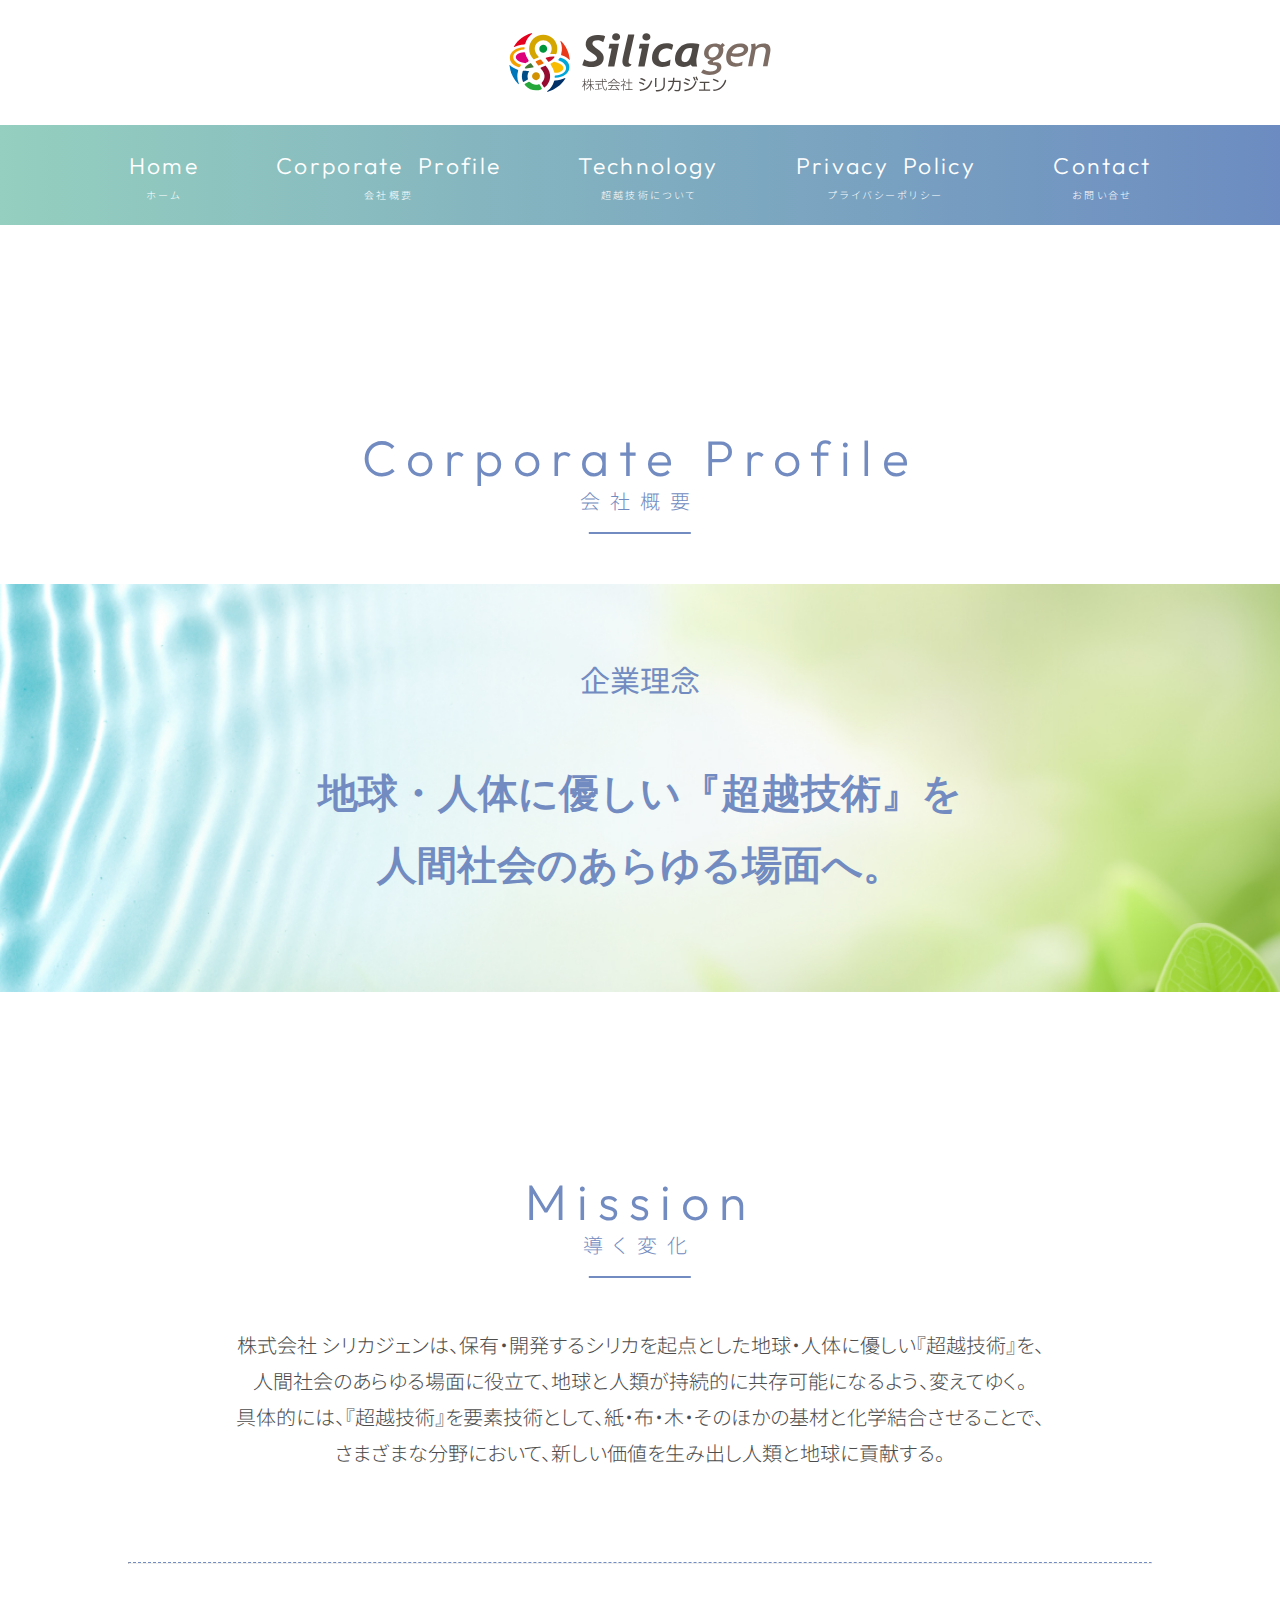
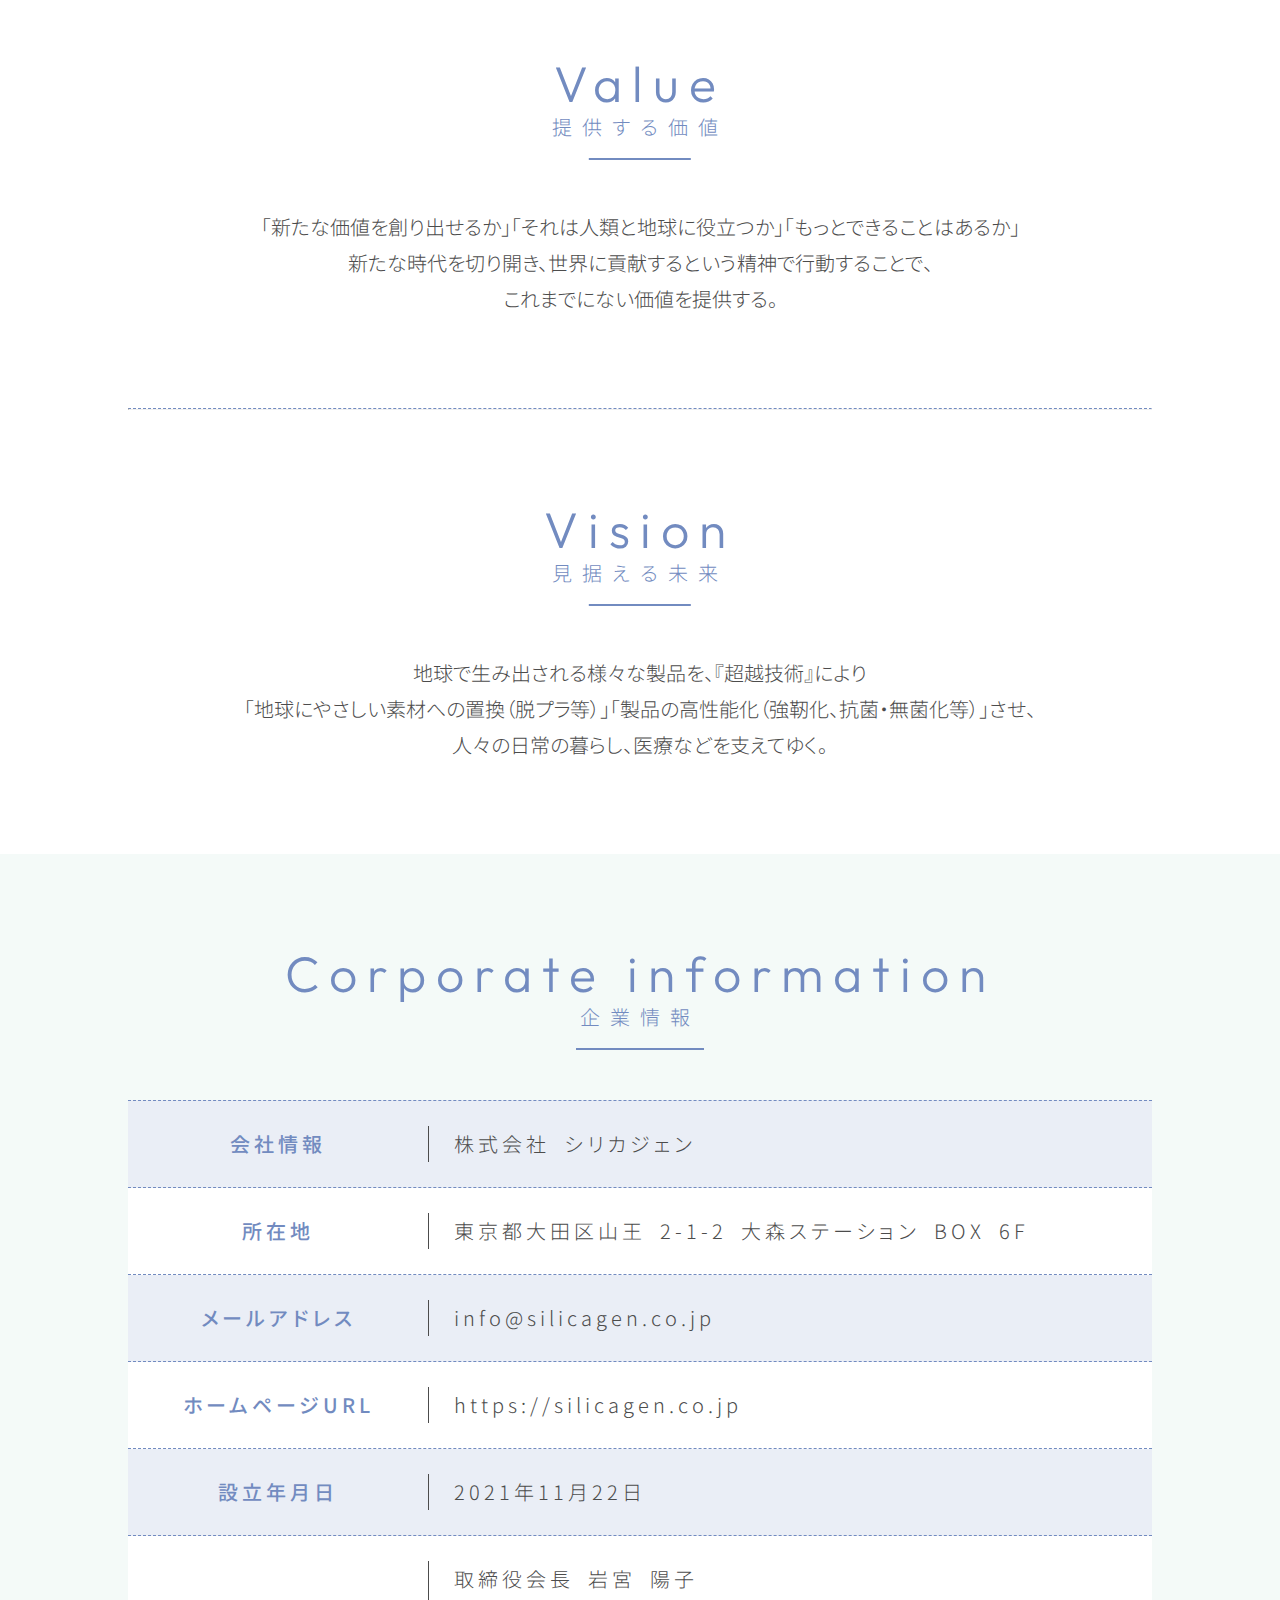
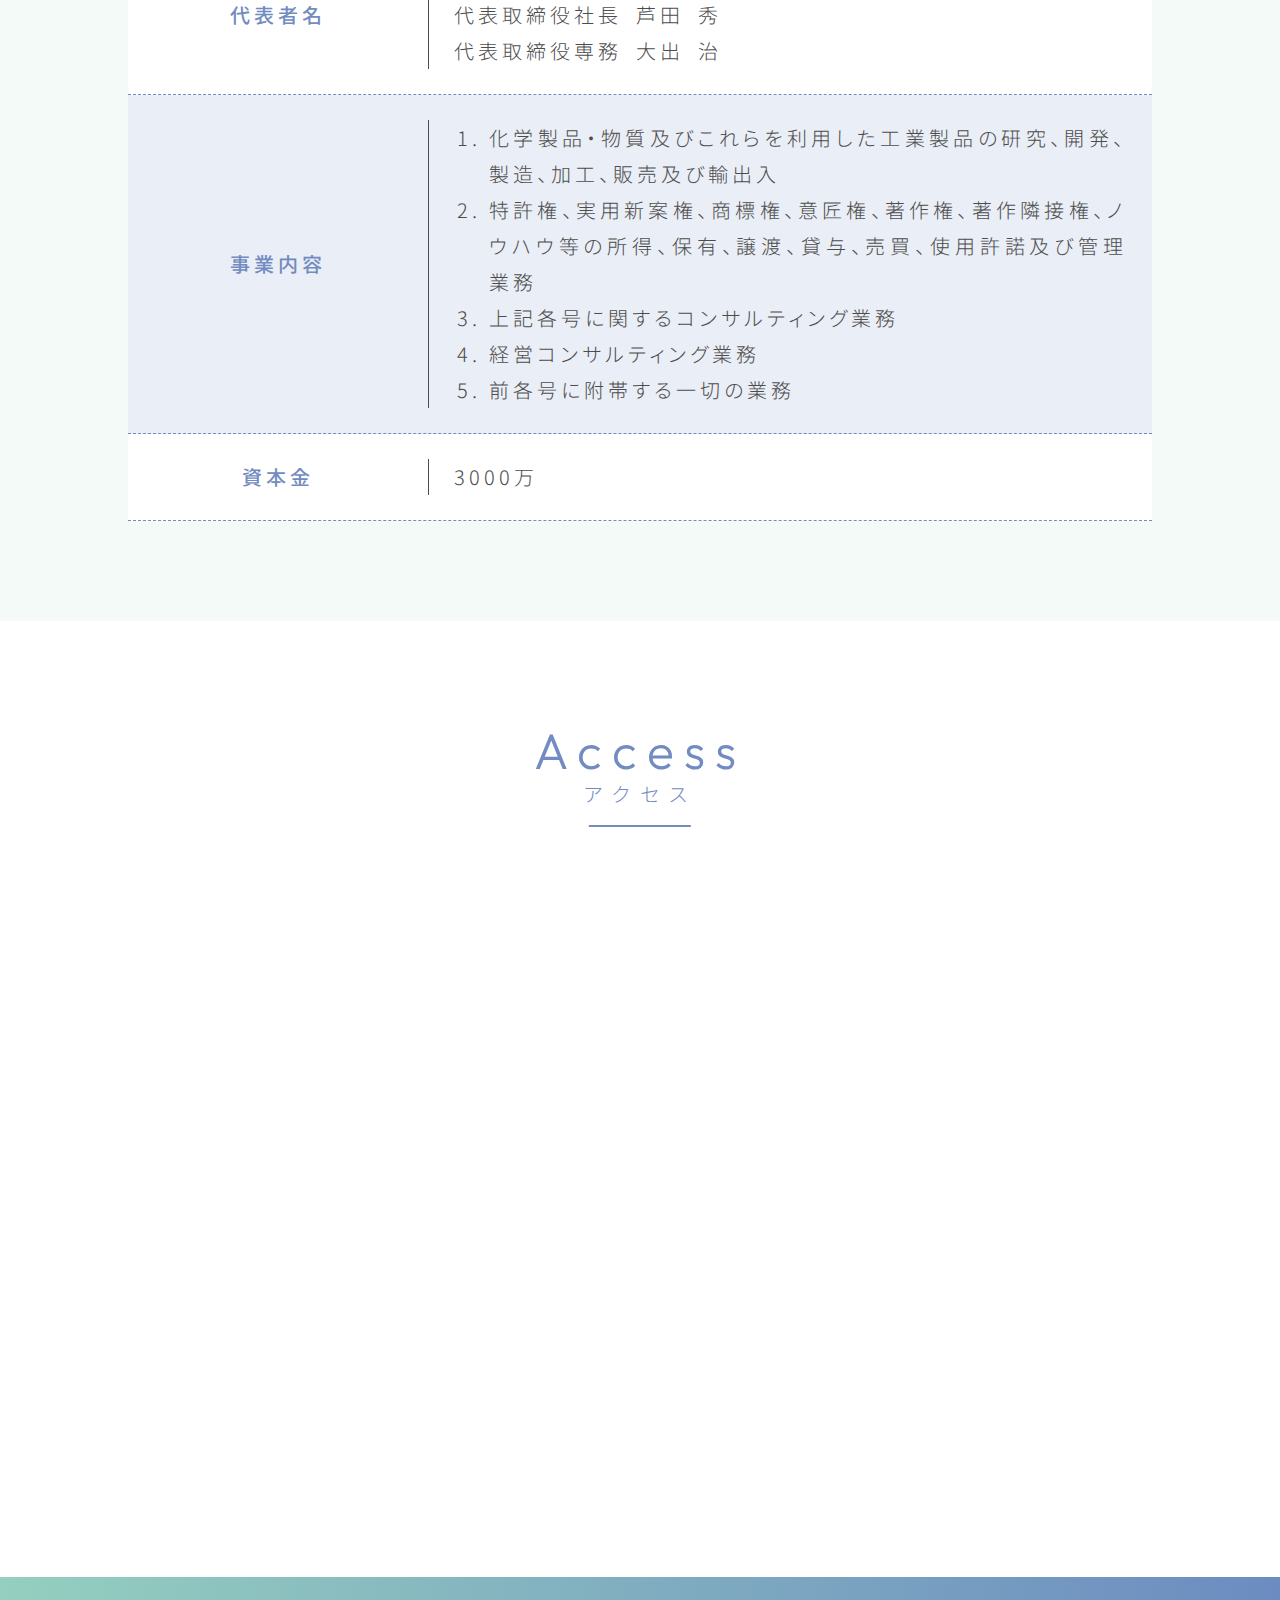
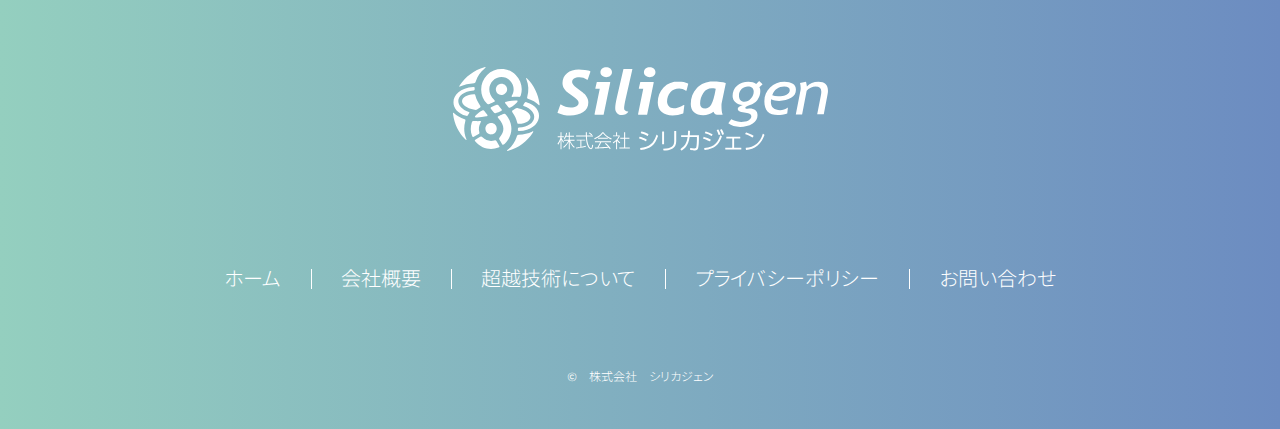
<file: profile/profile.html>
<!DOCTYPE html>
<html lang="ja">
  <head>
    <meta charset="UTF-8" />
    <meta http-equiv="X-UA-Compatible" content="IE=edge" />
    <meta name="viewport" content="width=device-width, initial-scale=1.0" />
    <title>会社概要 | 株式会社シリカジェン</title>
    <link rel="icon" href="../asset/img/favicon.ico" />
    <link rel="stylesheet" href="../asset/css/style.min.css?ver=1.0.4" />
  </head>

  <body>
    <header class="l-header">
      <div class="l-header__logo order2">
        <a href="../index.html"><img src="../asset/img/header_logo.svg" alt="株式会社シリカジェン" /></a>
      </div>
      <div class="l-header__inner order1">
        <nav class="l-header__menu-pc">
          <ul class="l-header__list">
            <li class="l-header__item">
              <a href="../index.html"><span>Home</span><span>ホーム</span></a>
            </li>
            <li class="l-header__item">
              <a href="./profile.html"><span>Corporate&ensp;Profile</span><span>会社概要</span></a>
            </li>
            <li class="l-header__item">
              <a href="../technology/technology.html"><span>Technology</span><span>超越技術について</span></a>
            </li>
            <li class="l-header__item">
              <a href="../privacy/privacy.html"><span>Privacy&ensp;Policy</span><span>プライバシーポリシー</span></a>
            </li>
            <li class="l-header__item">
              <a href="../contact/contact.html"><span>Contact</span><span>お問い合せ</span></a>
            </li>
          </ul>
        </nav>

        <!-- sp ハンバーガー -->
        <div class="l-header__hamburger">
          <div class="l-header__icon js-hamburger is-show">
            <span></span>
            <span></span>
            <span></span>
          </div>
        </div>

        <nav class="l-header__menu-sp js-gnav-sp is-show">
          <ul class="l-header__list-sp js-gnav-list">
            <li class="l-header__item">
              <a href="../index.html"><span>Home</span><span>ホーム</span></a>
            </li>
            <li class="l-header__item">
              <a href="./profile.html"><span>Corporate&ensp;Profile</span><span>会社概要</span></a>
            </li>
            <li class="l-header__item">
              <a href="../technology/technology.html"><span>Technology</span><span>超越技術について</span></a>
            </li>
            <li class="l-header__item">
              <a href="../privacy/privacy.html"><span>Privacy&ensp;Policy</span><span>プライバシーポリシー</span></a>
            </li>
            <li class="l-header__item">
              <a href="../contact/contact.html"><span>Contact</span><span>お問い合せ</span></a>
            </li>
          </ul>
        </nav>
      </div>
    </header>
    <!-- /.l-header -->

    <div class="l-wrap">
      <main class="l-main">
        <div class="l-main__inner">
          <div class="p-profile">
            <div class="p-profile__inner">
              <h2 class="c-heading-2">Corporate <br class="u-br-sp" />Profile<span>会社概要</span></h2>

              <div class="p-profile__text">
                <p class="p-profile__text-head">企業理念</p>
                <p>地球・人体に優しい『超越技術』を<br />人間社会のあらゆる場面へ。</p>
              </div>

              <div class="p-profile__text-sp">
                <p class="p-profile__text-head">企業理念</p>
                <p>地球・人体に優しい<br class="u-br-sp">&#x300E;超越技術&#x300F;を<br>人間社会のあらゆる場面へ。</p>
              </div>
            </div>
          </div>

          <div class="p-mission">
            <div class="p-profile__inner">
              <h2 class="c-heading-2">Mission<span>導く変化</span></h2>
              <p>
                株式会社 シリカジェンは、保有・開発するシリカを起点とした地球・人体に優しい&#x300E;超越技術&#x300F;を、<br class="u-br-pc" />
                人間社会のあらゆる場面に役立て、地球と人類が持続的に共存可能になるよう、変えてゆく。<br class="u-br-pc" />
                具体的には、&#x300E;超越技術&#x300F;を要素技術として、紙・布・木・そのほかの基材と化学結合させることで、<br class="u-br-pc" />
                さまざまな分野において、新しい価値を生み出し人類と地球に貢献する。
              </p>
            </div>
          </div>
          <hr class="c-border" />

          <div class="p-value">
            <div class="p-profile__inner">
              <h2 class="c-heading-2">Value<span>提供する価値</span></h2>
              <p>
                「新たな価値を創り出せるか」「それは人類と地球に役立つか」「もっとできることはあるか」<br class="u-br-pc" />
                新たな時代を切り開き、世界に貢献するという精神で行動することで、<br class="u-br-pc" />
                これまでにない価値を提供する。
              </p>
            </div>
          </div>

          <hr class="c-border" />

          <div class="p-vision">
            <div class="p-profile__inner">
              <h2 class="c-heading-2">Vision<span>見据える未来</span></h2>
              <p>
                地球で生み出される様々な製品を、&#x300E;超越技術&#x300F;により<br class="u-br-pc" />
                「地球にやさしい素材への置換（脱プラ等）」「製品の高性能化（強靭化、抗菌・無菌化等）」させ、<br class="u-br-pc" />
                人々の日常の暮らし、医療などを支えてゆく。
              </p>
            </div>
          </div>

          <div class="p-c-info">
            <h2 class="c-heading-2">Corporate information<span>企業情報</span></h2>
            <dl class="p-c-info__menu">
              <div class="p-c-info__box p-c-info__box1">
                <dt>会社情報</dt>
                <dd>株式会社&ensp;シリカジェン</dd>
              </div>
              <div class="p-c-info__box">
                <dt>所在地</dt>
                <dd><span class="u-inline-block">東京都大田区山王&ensp;2-1-2&ensp;</span><span class="u-inline-block">大森ステーション&ensp;BOX&ensp;6F</span></dd>
              </div>
              <div class="p-c-info__box">
                <dt>メールアドレス</dt>
                <dd>info@silicagen.co.jp</dd>
              </div>
              <div class="p-c-info__box">
                <dt>ホームページURL</dt>
                <dd>https://silicagen.co.jp</dd>
              </div>
              <div class="p-c-info__box">
                <dt>設立年月日</dt>
                <dd>2021年11月22日</dd>
              </div>
              <div class="p-c-info__box">
                <dt>代表者名</dt>
                <dd>取締役会長&ensp;岩宮&ensp;陽子<br>代表取締役社長&ensp;芦田&ensp;秀&emsp;<br>代表取締役専務&ensp;大出&ensp;治</dd>
              </div>
              <div class="p-c-info__box">
                <dt>事業内容</dt>
                <dd>
                  <ol>
                    <li>化学製品・物質及びこれらを利用した工業製品の研究、開発、製造、加工、販売及び輸出入</li>
                    <li>特許権、実用新案権、商標権、意匠権、著作権、著作隣接権、ノウハウ等の所得、保有、譲渡、貸与、売買、使用許諾及び管理業務</li>
                    <li>上記各号に関するコンサルティング業務</li>
                    <li>経営コンサルティング業務</li>
                    <li>前各号に附帯する一切の業務</li>
                  </ol>
                </dd>
              </div>
              <div class="p-c-info__box">
                <dt>資本金</dt>
                <dd>3000万</dd>
              </div>
            </dl>
          </div>

          <div class="p-access">
            <h2 class="c-heading-2">Access<span>アクセス</span></h2>
            <div class="p-access__map">
              <iframe
                src="https://www.google.com/maps/embed?pb=!1m18!1m12!1m3!1d3244.5416725822565!2d139.72612211541772!3d35.589702780215724!2m3!1f0!2f0!3f0!3m2!1i1024!2i768!4f13.1!3m3!1m2!1s0x6018602db85f94e7%3A0x3aa596b95f94390f!2z44CSMTQzLTAwMjMg5p2x5Lqs6YO95aSn55Sw5Yy65bGx546L77yS5LiB55uu77yR4oiS77ySIOWkp-ajruOCueODhuODvOOCt-ODp-ODs-ODnOODg-OCr-OCuSA2Zg!5e0!3m2!1sja!2sjp!4v1654159225261!5m2!1sja!2sjp"
                width="600"
                height="450"
                style="border: 0"
                allowfullscreen=""
                loading="lazy"
                referrerpolicy="no-referrer-when-downgrade"
              ></iframe>
            </div>
          </div>
        </div>
      </main>
      <!-- /.l-main -->
    </div>
    <!-- /.l-wrap -->

    <!-- ページトップボタン -->
    <div class="c-page-top js-scroll-top">
      <a href=""><img src="../asset/img/page-top-arrow.svg" alt="ページトップボタン" width="26" height="34" viewBox="0 0 26 34" /></a>
    </div>

    <footer class="l-footer">
      <div class="l-footer__inner">
        <div class="l-footer__logo">
          <a href="../index.html"><img src="../asset/img/footer-logo.svg" width="375" height="84.13" viewBox="0 0 375 84.13" alt="" /></a>
        </div>
        <nav class="l-footer__menu">
          <ul class="l-footer__list">
            <li class="l-footer__item l-footer__item-1">
              <a href="">ホーム</a>
            </li>
            <li class="l-footer__item">
              <a href="./profile.html">会社概要</a>
            </li>
            <li class="l-footer__item">
              <a href="../technology/technology.html">超越技術について</a>
            </li>
            <li class="l-footer__item">
              <a href="../privacy/privacy.html">プライバシーポリシー</a>
            </li>
            <li class="l-footer__item">
              <a href="../contact/contact.html">お問い合わせ</a>
            </li>
          </ul>
        </nav>
        <div class="l-footer__copyright">
          <small>&copy;&emsp;株式会社&emsp;シリカジェン</small>
        </div>
      </div>
    </footer>
    <!-- /.l-footer -->

    <script src="https://code.jquery.com/jquery-3.6.0.min.js" integrity="sha256-/xUj+3OJU5yExlq6GSYGSHk7tPXikynS7ogEvDej/m4=" crossorigin="anonymous"></script>
    <script src="../asset/js/hamburger.js?ver=1.0.1"></script>
    <script src="../asset/js/scroll-top.js?ver=1.0.1"></script>
  </body>
</html>
</file>
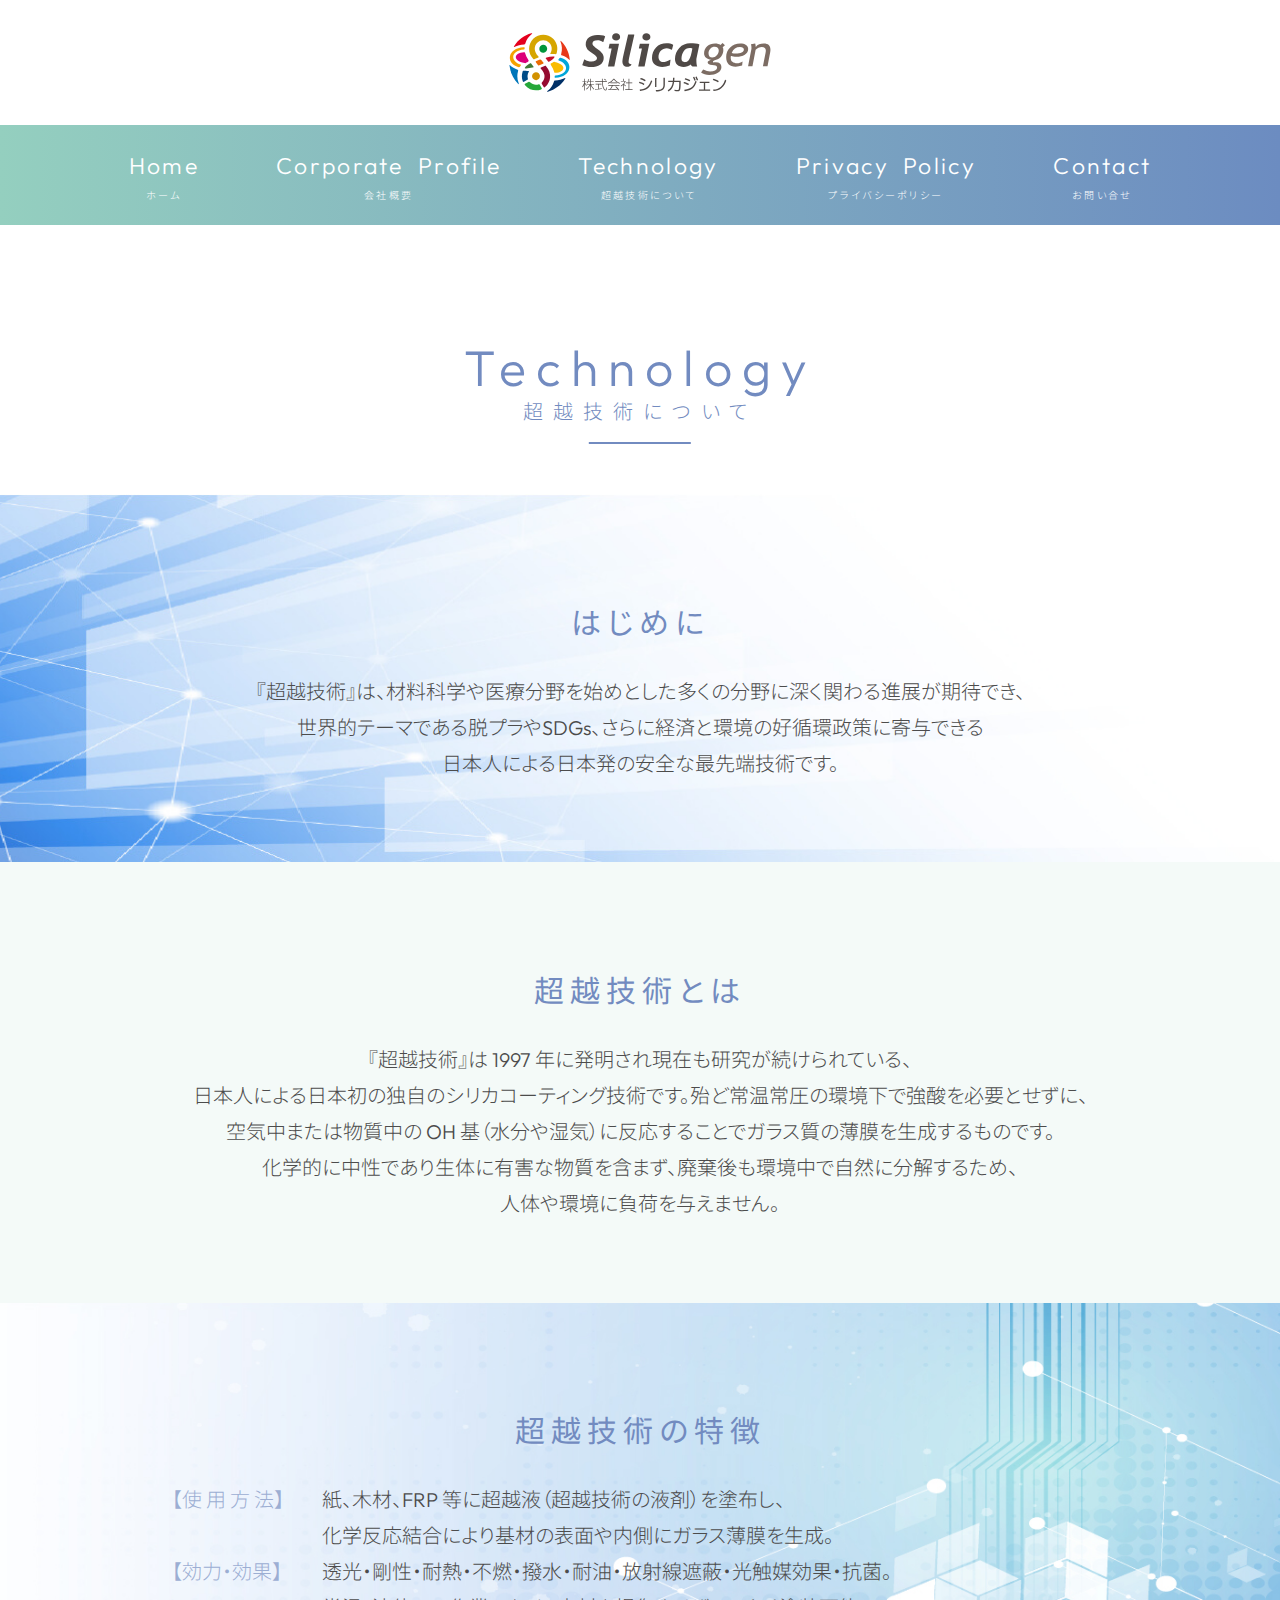
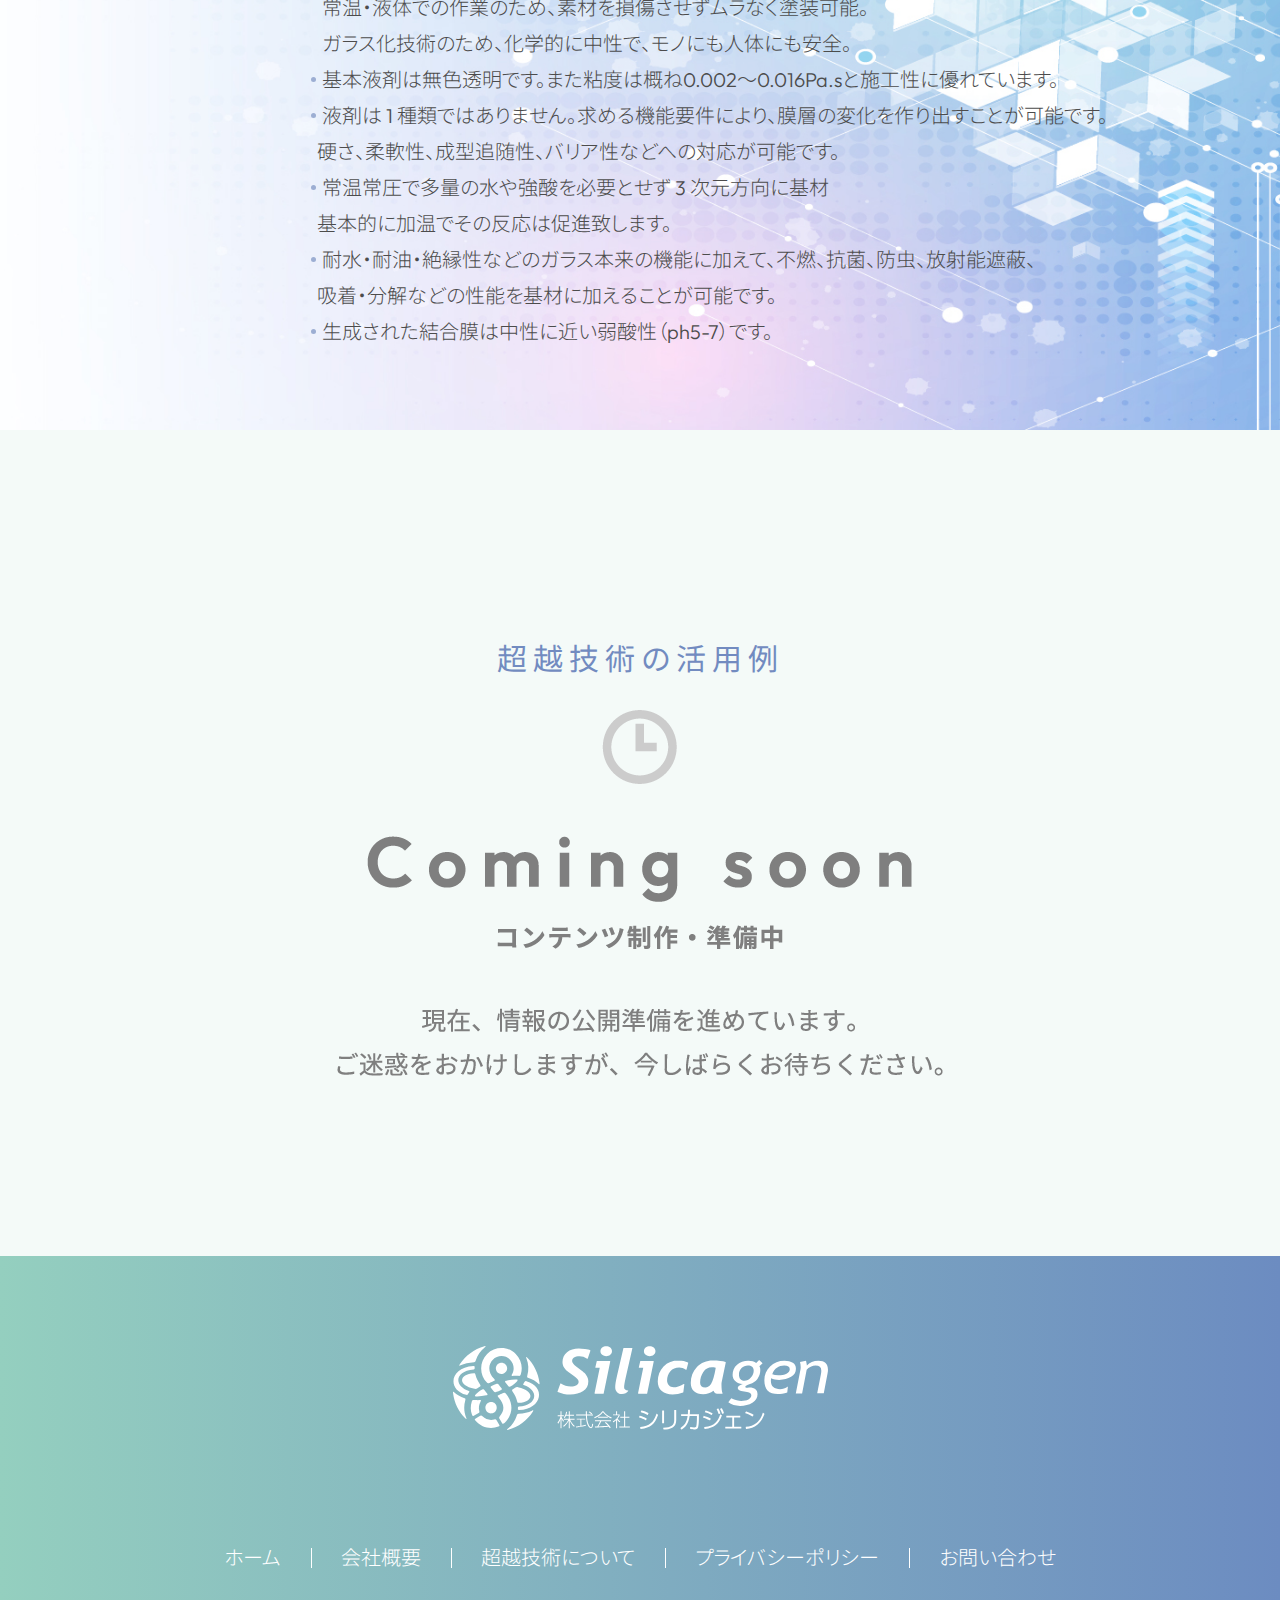
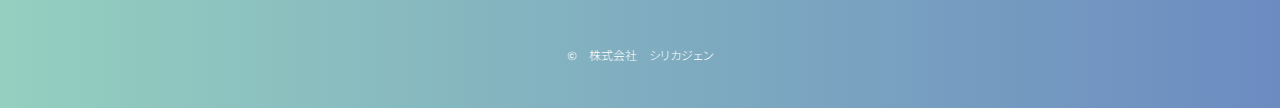
<file: technology/technology.html>
<!DOCTYPE html>
<html lang="ja">
  <head>
    <meta charset="UTF-8" />
    <meta http-equiv="X-UA-Compatible" content="IE=edge" />
    <meta name="viewport" content="width=device-width, initial-scale=1.0" />
    <title>超越技術について | 株式会社シリカジェン</title>
    <link rel="icon" href="../asset/img/favicon.ico" />
    <link rel="stylesheet" href="../asset/css/style.min.css?ver=1.0.3" />
  </head>

  <body>
    <header class="l-header">
      <div class="l-header__logo order2">
        <a href="../index.html"><img src="../asset/img/header_logo.svg" alt="株式会社シリカジェン" /></a>
      </div>
      <div class="l-header__inner order1">
        <nav class="l-header__menu-pc">
          <ul class="l-header__list">
            <li class="l-header__item">
              <a href="../index.html"><span>Home</span><span>ホーム</span></a>
            </li>
            <li class="l-header__item">
              <a href="../profile/profile.html"><span>Corporate&ensp;Profile</span><span>会社概要</span></a>
            </li>
            <li class="l-header__item">
              <a href="./technology.html"><span>Technology</span><span>超越技術について</span></a>
            </li>
            <li class="l-header__item">
              <a href="../privacy/privacy.html"><span>Privacy&ensp;Policy</span><span>プライバシーポリシー</span></a>
            </li>
            <li class="l-header__item">
              <a href="../contact/contact.html"><span>Contact</span><span>お問い合せ</span></a>
            </li>
          </ul>
        </nav>

        <!-- sp ハンバーガー -->
        <div class="l-header__hamburger">
          <div class="l-header__icon js-hamburger is-show">
            <span></span>
            <span></span>
            <span></span>
          </div>
        </div>

        <nav class="l-header__menu-sp js-gnav-sp is-show">
          <ul class="l-header__list-sp js-gnav-list">
            <li class="l-header__item">
              <a href="../index.html"><span>Home</span><span>ホーム</span></a>
            </li>
            <li class="l-header__item">
              <a href="../profile/profile.html"><span>Corporate&ensp;Profile</span><span>会社概要</span></a>
            </li>
            <li class="l-header__item">
              <a href="./technology.html"><span>Technology</span><span>超越技術について</span></a>
            </li>
            <li class="l-header__item">
              <a href="../privacy/privacy.html"><span>Privacy&ensp;Policy</span><span>プライバシーポリシー</span></a>
            </li>
            <li class="l-header__item">
              <a href="../contact/contact.html"><span>Contact</span><span>お問い合せ</span></a>
            </li>
          </ul>
        </nav>
      </div>
    </header>
    <!-- /.l-header -->

    <div class="l-wrap">
      <main class="l-main">
        <div class="l-main__inner">
          <div class="p-technology">
            <h2 class="c-heading-2">Technology<span>超越技術について</span></h2>
            <div class="p-technology__introduction">
              <div class="p-technology__inner">
                <h3 class="c-heading-3">はじめに</h3>
                <p class="p-technology__text">
                  『超越技術』は、材料科学や医療分野を始めとした多くの分野に深く関わる進展が期待でき、<br
                    class="u-br-pc u-br-tab"
                  />世界的テーマである脱プラやSDGs、さらに経済と環境の好循環政策に寄与できる<br class="u-br-pc" />日本人による日本発の安全な最先端技術です。<br class="u-br-pc" />
                </p>
              </div>
            </div>
            <div class="p-technology__about">
              <div class="p-technology__inner">
                <h3 class="c-heading-3">超越技術とは</h3>
                <p class="p-technology__text">
                  『超越技術』は 1997 年に発明され現在も研究が続けられている、<br class="u-br-pc" />日本人による日本初の独自のシリカコーティング技術です。殆ど常温常圧の環境下で強酸を必要とせずに、<br
                    class="u-br-pc"
                  />空気中または物質中の OH 基（水分や湿気）に反応することでガラス質の薄膜を生成するものです。<br
                    class="u-br-pc"
                  />化学的に中性であり生体に有害な物質を含まず、廃棄後も環境中で自然に分解するため、<br class="u-br-pc" />人体や環境に負荷を与えません。
                </p>
              </div>
            </div>

            <div class="p-technology__feature">
              <div class="p-technology__inner">
                <h3 class="c-heading-3">超越技術の特徴</h3>
                <div class="p-technology__content">
                  <div class="p-technology__feature-wrap">
                    <p class="p-technology__title">【使&nbsp;用&nbsp;方&nbsp;法】</p>
                    <p class="p-technology__text">紙、木材、FRP 等に超越液（超越技術の液剤）を塗布し、<br class="u-br-pc u-br-tab" />化学反応結合により基材の表面や内側にガラス薄膜を生成。</p>
                  </div>
                  <div class="p-technology__feature-wrap">
                    <p class="p-technology__title">【効力・効果】</p>
                    <p class="p-technology__text">
                      透光・剛性・耐熱・不燃・撥水・耐油・放射線遮蔽・光触媒効果・抗菌。<br class="u-br-pc u-br-tab" />常温・液体での作業のため、素材を損傷させずムラなく塗装可能。<br
                        class="u-br-pc u-br-tab"
                      />ガラス化技術のため、化学的に中性で、モノにも人体にも安全。
                    </p>
                  </div>
                  <ul>
                    <li>基本液剤は無色透明です。また粘度は概ね0.002～0.016Pa.sと施工性に優れています。</li>
                    <li>液剤は 1 種類ではありません。求める機能要件により、膜層の変化を作り出すことが可能です。<br />硬さ、柔軟性、成型追随性、バリア性などへの対応が可能です。</li>
                    <li>常温常圧で多量の水や強酸を必要とせず 3 次元方向に基材<br />基本的に加温でその反応は促進致します。</li>
                    <li>耐水・耐油・絶縁性などのガラス本来の機能に加えて、不燃、抗菌、防虫、放射能遮蔽、<br />吸着・分解などの性能を基材に加えることが可能です。</li>
                    <li>生成された結合膜は中性に近い弱酸性（ph5-7）です。</li>
                  </ul>
                </div>
              </div>
            </div>

            <div class="p-technology__example">
              <div class="p-technology__inner">
                <h3 class="c-heading-3">超越技術の活用例</h3>
                <img src="../asset/img/coming-soon.png" alt="" />
              </div>
            </div>
          </div>
        </div>
      </main>
      <!-- /.l-main -->
    </div>
    <!-- /.l-wrap -->

    <!-- ページトップボタン -->
    <div class="c-page-top js-scroll-top">
      <a href=""><img src="../asset/img/page-top-arrow.svg" alt="ページトップボタン" width="26" height="34" viewBox="0 0 26 34" /></a>
    </div>

    <footer class="l-footer">
      <div class="l-footer__inner">
        <div class="l-footer__logo">
          <a href="../index.html"><img src="../asset/img/footer-logo.svg" width="375" height="84.13" viewBox="0 0 375 84.13" alt="" /></a>
        </div>
        <nav class="l-footer__menu">
          <ul class="l-footer__list">
            <li class="l-footer__item l-footer__item-1">
              <a href="../index.html">ホーム</a>
            </li>
            <li class="l-footer__item">
              <a href="../profile/profile.html">会社概要</a>
            </li>
            <li class="l-footer__item">
              <a href="./technology.html">超越技術について</a>
            </li>
            <li class="l-footer__item">
              <a href="../privacy/privacy.html">プライバシーポリシー</a>
            </li>
            <li class="l-footer__item">
              <a href="../contact/contact.html">お問い合わせ</a>
            </li>
          </ul>
        </nav>
        <div class="l-footer__copyright">
          <small>&copy;&emsp;株式会社&emsp;シリカジェン</small>
        </div>
      </div>
    </footer>
    <!-- /.l-footer -->

    <script src="https://code.jquery.com/jquery-3.6.0.min.js" integrity="sha256-/xUj+3OJU5yExlq6GSYGSHk7tPXikynS7ogEvDej/m4=" crossorigin="anonymous"></script>
    <script src="../asset/js/hamburger.js?ver=1.0.1"></script>
    <script src="../asset/js/scroll-top.js?ver=1.0.1"></script>
  </body>
</html>
</file>
<file: asset/css/style.min.css>
@import"https://fonts.googleapis.com/css2?family=Noto+Sans+JP:wght@300;400;500;700&family=Outfit:wght@200;500&display=swap";html{box-sizing:border-box;-webkit-text-size-adjust:100%;word-break:normal;-moz-tab-size:4;-o-tab-size:4;tab-size:4}*,::before,::after{background-repeat:no-repeat;box-sizing:inherit}::before,::after{text-decoration:inherit;vertical-align:inherit}*{padding:0;margin:0}hr{overflow:visible;height:0;color:inherit}details,main{display:block}summary{display:list-item}small{font-size:80%}[hidden]{display:none}abbr[title]{border-bottom:none;text-decoration:underline;-webkit-text-decoration:underline dotted;text-decoration:underline dotted}a{background-color:transparent}a:active,a:hover{outline-width:0}code,kbd,pre,samp{font-family:monospace,monospace}pre{font-size:1em}b,strong{font-weight:bolder}sub,sup{font-size:75%;line-height:0;position:relative;vertical-align:baseline}sub{bottom:-0.25em}sup{top:-0.5em}table{border-color:inherit;text-indent:0}iframe{border-style:none}input{border-radius:0}[type=number]::-webkit-inner-spin-button,[type=number]::-webkit-outer-spin-button{height:auto}[type=search]{-webkit-appearance:textfield;outline-offset:-2px}[type=search]::-webkit-search-decoration{-webkit-appearance:none}textarea{overflow:auto;resize:vertical}button,input,optgroup,select,textarea{font:inherit}optgroup{font-weight:bold}button{overflow:visible}button,select{text-transform:none}button,[type=button],[type=reset],[type=submit],[role=button]{cursor:pointer}button::-moz-focus-inner,[type=button]::-moz-focus-inner,[type=reset]::-moz-focus-inner,[type=submit]::-moz-focus-inner{border-style:none;padding:0}button:-moz-focusring,[type=button]::-moz-focus-inner,[type=reset]::-moz-focus-inner,[type=submit]::-moz-focus-inner{outline:1px dotted ButtonText}button,html [type=button],[type=reset],[type=submit]{-webkit-appearance:button}button,input,select,textarea{background-color:transparent;border-style:none}a:focus,button:focus,input:focus,select:focus,textarea:focus{outline-width:0}select{-moz-appearance:none;-webkit-appearance:none}select::-ms-expand{display:none}select::-ms-value{color:currentColor}legend{border:0;color:inherit;display:table;max-width:100%;white-space:normal;max-width:100%}::-webkit-file-upload-button{-webkit-appearance:button;color:inherit;font:inherit}[disabled]{cursor:default}img{border-style:none}progress{vertical-align:baseline}[aria-busy=true]{cursor:progress}[aria-controls]{cursor:pointer}[aria-disabled=true]{cursor:default}*,*:before,*:after{-o-box-sizing:border-box;-ms-box-sizing:border-box;box-sizing:border-box}html{font-size:62.5%;line-height:1.8;height:100%;font-feature-settings:"palt" 1}body{color:#4c4c4c;font-size:2rem;font-weight:300;font-family:"Outfit","Noto Sans JP",sans-serif;min-width:320px;width:100%;overflow-x:hidden;background-attachment:fixed;position:relative;text-align:justify}@media(max-width: 800px){body{font-size:calc(1.6rem + (1vw - .6rem)*6)}}@media(max-width: 599px){body{font-size:16px}}img,video,object{max-width:100%;height:auto;border:none;vertical-align:bottom}a{text-decoration:none;transition:.4s}a:hover{cursor:pointer}a:hover img{text-decoration:none;opacity:.8;transition:all .3s}a:hover{text-decoration:none;opacity:.8;-webkit-transition:all .3s;-moz-transition:all .3s;-ms-transition:all .3s;-o-transition:all .3s}a:visited{color:inherit}.l-header{width:100%;position:fixed;z-index:100}@media(max-width: 800px){.l-header{display:flex;flex-direction:column}}@media(max-width: 800px){.order1{order:1}}@media(max-width: 800px){.order2{order:2}}.l-header__logo{text-align:center;background:#fff;padding:5px}.l-header__logo img{height:115px}@media(max-width: 1024px){.l-header__logo img{height:90px;margin:0 auto}}@media(max-width: 800px){.l-header__logo img{height:75px;margin:0 auto}}.l-header__inner{background:-ms-linear-gradient(0deg, #94cfbf 0%, #6c8cc1 100%);-ms-filter:"progid:DXImageTransform.Microsoft.gradient(startColorstr='#94CFBF', endColorstr='#6C8CC1' ,GradientType=0)";background:linear-gradient(90deg, #94cfbf 0%, #6c8cc1 100%);filter:progid:DXImageTransform.Microsoft.gradient(startColorstr="#94CFBF", endColorstr="#6C8CC1", GradientType=1)}@media(max-width: 1024px){.l-header__inner{padding:0}}.l-header__menu-pc{max-width:1100px;margin:0 auto}@media(max-width: 1024px){.l-header__menu-pc{padding:0}}@media(max-width: 800px){.l-header__menu-pc{display:none}}.l-header__list{height:100px;list-style-type:none;font-size:2.3rem;letter-spacing:.1em;color:#fff;display:flex;align-items:center;justify-content:space-around}@media(max-width: 1024px){.l-header__list{font-size:2rem}}@media(max-width: 800px){.l-header__list{height:50px}}.l-header__item a{color:inherit;position:relative;display:inline;text-decoration:none}.l-header__item a span{display:block}.l-header__item a span+span{font-size:1rem;text-align:center}.l-header__item:hover span{text-decoration:underline}.l-header__logo img:hover,.l-header__item:hover{transition:all .3s ease 0s;transform:scale(1.1)}.l-header__hamburger{display:none;background-color:transparent;position:relative;cursor:pointer;margin:0 0 0 auto;width:40px;height:60px}@media(max-width: 800px){.l-header__hamburger{display:block}}.l-header__list-sp li{padding:20px}.l-header__list-sp li a>span{font-size:calc(1.7rem + (1vw - .32rem)*1.6667)}.l-header__list-sp li a span+span{font-size:calc(1.3rem + (1vw - .32rem)*.83333)}.l-wrap{padding-top:338px}@media(max-width: 1024px){.l-wrap{padding-top:378px}}.l-main__inner{max-width:1024px;margin:0 auto}footer{position:relative}.l-footer{background:-ms-linear-gradient(0deg, #94cfbf 0%, #6c8cc1 100%);-ms-filter:"progid:DXImageTransform.Microsoft.gradient(startColorstr='#94CFBF', endColorstr='#6C8CC1' ,GradientType=0)";background:linear-gradient(90deg, #94cfbf 0%, #6c8cc1 100%);filter:progid:DXImageTransform.Microsoft.gradient(startColorstr="#94CFBF", endColorstr="#6C8CC1", GradientType=1);color:#fff}.l-footer__inner{padding-top:90px;padding-bottom:40px;text-align:center}@media(max-width: 599px){.l-footer__inner{padding-right:10%;padding-left:10%}}.l-footer__logo img:hover{transition:all .3s ease 0s;transform:scale(1.1)}.l-footer__menu{margin-top:110px}@media(max-width: 800px){.l-footer__menu{margin-top:60px}}.l-footer__list{display:flex;justify-content:center;list-style-type:none}@media(max-width: 1024px){.l-footer__list{font-size:1.8rem}}@media(max-width: 800px){.l-footer__list{font-size:2.6rem;font-size:calc(1.7rem + (1vw - .32rem)*1.875);display:inline-block;width:40%;min-width:190px}}.l-footer__item:hover{transition:all .3s ease 0s;transform:scale(1.1)}.l-footer__item a{color:inherit}.l-footer__item a:visited{color:inherit}.l-footer__item+.l-footer__item{margin-left:60px}.l-footer__item+.l-footer__item a{position:relative;color:#fff}.l-footer__item+.l-footer__item a::before{content:"";display:inline-block;width:1px;height:20px;background-color:#fff;position:absolute;top:50%;transform:translateY(-50%);left:-30px}@media(max-width: 800px){.l-footer__item+.l-footer__item a::before{content:none}}@media(max-width: 800px){.l-footer__item+.l-footer__item{margin-left:0}}@media(max-width: 800px){.l-footer__item{padding-top:25px;padding-bottom:25px;border-bottom:1px solid #fff}}@media(max-width: 800px){.l-footer__item-1{border-top:1px solid #fff}}.l-footer__copyright{font-size:1.5rem;margin-top:65px}.p-top{width:100vw;margin:0 calc(50% - 50vw);position:relative;margin-top:-238px}@media(max-width: 1024px){.p-top{margin-top:-278px}}@media(max-width: 800px){.p-top{margin-top:-318px}}.p-message{padding-top:100px;padding-bottom:100px;text-align:center}@media(max-width: 1024px){.p-message{padding-right:5%;padding-left:5%}}@media(max-width: 599px){.p-message{padding-bottom:70px}}.p-message__img{width:calc(100% + 256px);margin:0 -128px}.p-message__img img{width:100%}@media(max-width: 800px){.p-message__img{width:calc(100% + 20px);margin:0 -10px}}.p-message__title{font-size:4rem;margin-top:100px;color:#728bc0}@media(max-width: 800px){.p-message__title{font-size:calc(1.9rem + (1vw - .32rem)*3.33333)}}@media(max-width: 599px){.p-message__title{margin-top:50px}}.p-message__text{margin-top:50px}@media(max-width: 800px){.p-message__text{text-align:left;text-align:justify;margin-top:25px}}@media(max-width: 599px){.p-message__text{font-size:1.6rem}}.p-message__button{display:inline-block;font-size:30px;width:450px;letter-spacing:.2em;color:#728bc0;border:2px solid #728bc0;padding:15px 10px;margin-top:50px;font-weight:bold}.p-message__button:visited{color:#728bc0}@media(max-width: 800px){.p-message__button{width:62.6%;font-size:calc(1.8rem + (1vw - .32rem)*2.5)}}.p-info{background:#f4faf8;width:100vw;margin:0 calc(50% - 50vw);padding-top:80px;padding-right:5%;padding-bottom:100px;padding-left:5%}@media(max-width: 1024px){.p-info{font-size:1.8rem;font-size:calc(1.6rem + (1vw - .32rem)*.4167)}}.p-info__menu{width:100%;max-width:1024px;margin:0 auto}@media(max-width: 1024px){.p-info__menu{width:100%}}.p-info__menu>.p-info__box1{border-top:1px dashed #728bc0}.p-info__box{display:flex;align-items:center;padding:20px 15px;border-bottom:1px dashed #728bc0;position:relative}.p-info__box span{display:inline-block;position:absolute;right:25px;position:absolute;top:50%;transform:translateY(-50%)}@media(max-width: 599px){.p-info__box{display:block}.p-info__box span{transform:unset}}.p-info__box:nth-child(odd){background:#eaeef6}.p-info__box dt{letter-spacing:.2em}.p-info__box dt::after{position:absolute;display:block;content:"";background:url("../img/home_info_new.png") no-repeat;width:75px;height:25px;left:160px;position:absolute;top:50%;transform:translateY(-50%)}@media(max-width: 1024px){.p-info__box dt::after{left:150px}}@media(max-width: 800px){.p-info__box dt::after{left:145px}}@media(max-width: 599px){.p-info__box dt::after{top:35px}}.p-info__box dt a{color:#4c4c4c;position:relative}.p-info__box dd{margin-left:115px;padding-right:45px}.p-info__box dd a{color:#4c4c4c}@media(max-width: 599px){.p-info__box dd{margin-left:10px;margin-top:10px;padding-right:0}}.p-profile{color:#728bc0;text-align:center}@media(max-width: 1024px){.p-profile{margin-top:-90px}}@media(max-width: 800px){.p-profile{margin-top:-200px}}.p-profile__inner{padding-top:90px;padding-bottom:90px}@media(max-width: 1024px){.p-profile__inner{padding-top:50px;padding-right:5%;padding-bottom:50px;padding-left:5%}}@media(max-width: 800px){.p-profile__inner{padding-top:50px;padding-bottom:50px}}.p-profile__text{font-size:4rem;padding-top:70px;padding-bottom:90px;width:100vw;margin:0 calc(50% - 50vw);background-image:url("../img/profile_img.jpg");background-size:cover;background-position:center center}@media(max-width: 800px){.p-profile__text{display:none}}.p-profile__text-sp{display:none;width:100vw;margin:0 calc(50% - 50vw)}@media(max-width: 1024px){.p-profile__text-sp{padding-right:5%;padding-left:5%}}@media(max-width: 800px){.p-profile__text-sp{display:block;font-size:4rem;padding-top:40px;padding-bottom:40px;background-image:url("../img/profile_img-sp.jpg");background-size:cover;background-position:center center}}.p-profile__text-head{font-size:3rem;font-weight:400}@media(max-width: 800px){.p-profile__text-head{font-size:calc(2rem + (1vw - .32rem)*2.08333)}}.p-profile__text-head+p{margin-top:50px;font-weight:700;font-family:serif}@media(max-width: 800px){.p-profile__text-head+p{margin-top:25px;font-size:calc(2.4rem + (1vw - .32rem)*3.3333)}}.p-mission{text-align:center}@media(max-width: 800px){.p-mission{text-align:unset}}.p-value{text-align:center}@media(max-width: 800px){.p-value{text-align:unset}}.p-vision{text-align:center}@media(max-width: 800px){.p-vision{text-align:unset}}.p-c-info{padding-top:90px;padding-bottom:100px;background:#f4faf8;width:100vw;margin:0 calc(50% - 50vw)}@media(max-width: 1024px){.p-c-info{padding-right:3%;padding-left:3%}}@media(max-width: 800px){.p-c-info{padding-top:50px;padding-bottom:50px}}.p-c-info__menu{font-family:"Noto Sans JP",sans-serif;width:100%;max-width:1024px;margin:0 auto}.p-c-info__menu>.p-c-info__box1{border-top:1px dashed #728bc0}.p-c-info__box{display:flex;align-items:center;letter-spacing:.2em;padding-top:25px;padding-right:25px;padding-bottom:25px;border-bottom:1px dashed #728bc0;background:#fff}.p-c-info__box:nth-child(odd){background:#eaeef6}@media(max-width: 800px){.p-c-info__box{display:block;padding-top:10px;padding-right:40px;padding-bottom:10px;padding-left:40px;text-align:unset}.p-c-info__box span{transform:unset}}@media(max-width: 599px){.p-c-info__box{padding-right:25px;padding-left:25px}}.p-c-info__box dt{color:#728bc0;font-weight:500;text-align:center;width:300px}@media(max-width: 800px){.p-c-info__box dt{text-align:unset;width:100%}}.p-c-info__box dd{width:calc(100% - 300px);border-left:1px solid #4c4c4c;color:#4c4c4c;padding-left:25px}@media(max-width: 800px){.p-c-info__box dd{width:100%;border:none;padding-left:0}}.p-c-info__box dd ol{margin-left:35px;text-align:justify}@media(max-width: 800px){.p-c-info__box dd ol{padding-right:0;margin-left:6.5%}}@media(max-width: 599px){.p-c-info__box dd ol{margin-left:25px}}.p-access{padding-top:100px;padding-bottom:200px}.p-access__map{position:relative;height:0;padding-top:500px;width:100vw;margin:0 calc(50% - 50vw)}@media(max-width: 800px){.p-access__map{padding-top:85%}}.p-access__map iframe{position:absolute;top:0;left:0;width:100%;height:100%}.p-technology{text-align:center;vertical-align:bottom}@media(max-width: 1024px){.p-technology{margin-top:-90px}}@media(max-width: 800px){.p-technology{margin-top:-160px}}.p-technology__inner{padding-top:80px;padding-bottom:80px}@media(max-width: 1024px){.p-technology__inner{padding-top:50px;padding-right:5%;padding-bottom:50px;padding-left:5%}}@media(max-width: 800px){.p-technology__inner{padding-top:50px;padding-bottom:50px}}@media(max-width: 800px){.p-technology__text{margin-top:10px;text-align:left}}.p-technology__introduction{width:100vw;margin:0 calc(50% - 50vw);background-image:url("../img/technology_introduction_bg.jpg");background-size:cover;background-position:center center}.p-technology__about{width:100vw;margin:0 calc(50% - 50vw);background:#f4faf8}.p-technology__feature{background-image:url("../img/technology_feature_bg.jpg");background-size:cover;background-position:center center;width:100vw;margin:0 calc(50% - 50vw)}.p-technology__content{display:inline-block;margin:0 auto}.p-technology__content ul{list-style:none;text-align:left;margin-left:145px}@media(max-width: 800px){.p-technology__content ul{margin-left:0;margin-top:30px}}.p-technology__content ul li:before{position:relative;top:-5px;right:6px;content:"";width:5px;height:5px;display:inline-block;background-color:#9caed3;border-radius:50%}.p-technology__feature-wrap{display:flex}@media(max-width: 800px){.p-technology__feature-wrap{display:block;text-align:left}}.p-technology__feature-wrap .p-technology__title{width:120px;text-align:left;color:#9caed3;display:inline-block}@media(max-width: 800px){.p-technology__feature-wrap .p-technology__title{width:100%}}.p-technology__feature-wrap .p-technology__text{margin-left:30px;display:inline-block;text-align:left;text-align:justify}@media(max-width: 800px){.p-technology__feature-wrap .p-technology__text{margin-left:0}}@media(max-width: 800px){.p-technology__feature-wrap+.p-technology__feature-wrap{margin-top:30px}}.p-technology__example{padding:100px 0;background:#f4faf8;width:100vw;margin:0 calc(50% - 50vw)}@media(max-width: 800px){.p-technology__example{padding-top:0;padding-bottom:20px}}.p-privacy{padding-bottom:160px}@media(max-width: 1024px){.p-privacy{margin-top:-90px}}@media(max-width: 800px){.p-privacy{margin-top:-200px}}.p-privacy__content{padding:50px 0;text-align:center}@media(max-width: 1024px){.p-privacy__content{padding-right:5%;padding-left:5%}}.p-privacy__text{display:inline-block;text-align:left;text-align:justify;width:890px}@media(max-width: 1024px){.p-privacy__text{width:100%}}@media(max-width: 800px){.p-privacy__text{margin-top:10px}}.p-privacy__list{text-align:left;margin-top:10px;margin-left:90px}@media(max-width: 1024px){.p-privacy__list{margin-left:20px}}.p-privacy__contact>.p-privacy__list{list-style-type:none;margin-top:40px;margin-left:67px}.p-privacy__contact>.p-privacy__list a{color:inherit;font-weight:700;text-decoration:underline}@media(max-width: 1024px){.p-privacy__contact>.p-privacy__list{margin-left:0px}}.p-contact{padding-bottom:160px;text-align:center}@media(max-width: 1024px){.p-contact{margin-top:-90px;padding-right:5%;padding-left:5%}}@media(max-width: 800px){.p-contact{margin-top:-200px}}.p-contact p{padding-top:30px;padding-bottom:90px}@media(max-width: 800px){.p-contact p{padding-top:20px;padding-bottom:50px;display:inline-block;text-align:left}}.p-form{background:#f4faf8;padding:95px 25px;border-radius:19.298px;text-align:center}@media(max-width: 599px){.p-form{padding:30px 15px}}.p-form__container{width:768px;margin:0 auto}@media(max-width: 1024px){.p-form__container{width:95%}}.p-form__container~.p-form__container{margin-top:50px}.p-form__label{display:block;text-align:left;margin-bottom:-30px}.p-form__text{-moz-appearance:none;-webkit-appearance:none;appearance:none;background-color:#fff;background-image:none;border:.86px solid #ccc;border-radius:4.899px;color:inherit;font-family:inherit;font-size:1em;height:50px;padding:.4em .8em;width:100%;max-width:768px}.p-form__text:focus{box-shadow:none;outline:none;outline:solid 1.5px #1811cf}.p-form__text.contact{height:290px;vertical-align:middle}.p-form__button{display:inline-block;font-size:30px;width:450px;letter-spacing:.2em;color:#728bc0;border:2px solid #728bc0;padding:15px 10px;margin-top:50px;font-weight:bold}.p-form__button:visited{color:#728bc0}@media(max-width: 800px){.p-form__button{width:62.6%;font-size:calc(1.8rem + (1vw - .32rem)*2.5)}}.p-thanks{text-align:center;padding-bottom:180px}@media(max-width: 800px){.p-thanks{margin-top:-100px;padding-right:5%;padding-left:5%}}.p-thanks__button{display:inline-block;font-size:25px;width:450px;letter-spacing:.2em;color:#728bc0;border:2px solid #728bc0;padding:15px 10px;margin-top:70px;font-weight:bold}.p-thanks__button:visited{color:#728bc0}@media(max-width: 800px){.p-thanks__button{width:62.6%;font-size:calc(1.8rem + (1vw - .32rem)*2.5);text-align:unset}}.c-heading-2{color:#728bc0;text-align:center;font-size:50px;letter-spacing:.2em;line-height:1.2;font-weight:300;position:relative;margin-bottom:70px}@media(max-width: 800px){.c-heading-2{margin-bottom:45px;font-size:calc(3.3rem + (1vw - .32rem)*3.54167)}}.c-heading-2 span{display:block;font-size:20px;text-align:center;margin-top:2px}@media(max-width: 800px){.c-heading-2 span{margin-top:10px;font-size:calc(1.6rem + (1vw - .32rem)*.8333)}}.c-heading-2::after{position:absolute;display:block;content:"";width:10%;border:none;height:2px;background:#728bc0;bottom:-20px;left:50%;transform:translateX(-50%)}.c-heading-3{color:#728bc0;text-align:center;font-size:30px;letter-spacing:.2em;line-height:3.333;font-weight:400}@media(max-width: 800px){.c-heading-3{font-size:calc(2.6rem + (1vw - .32rem)*2.9167);line-height:1.5}}.c-border{border-top:1px dashed #728bc0;height:1px;width:100%;margin:0 auto}@media(max-width: 1024px){.c-border{width:90%}}.c-page-top{z-index:99;position:fixed;right:2%}.c-page-top a{background-color:#728bc0;bottom:10px;color:#fff;padding:20px;width:85px;height:85px;display:flex;align-items:center;justify-content:center}@media(max-width: 1024px){.c-page-top a{width:70px;height:70px}}@media(max-width: 800px){.c-page-top a{width:50px;height:50px}}@media(max-width: 1024px){.u-br-pc{display:none}}.u-br-tab{display:block}@media(max-width: 800px){.u-br-tab{display:none}}.u-br-sp{display:none}@media(max-width: 800px){.u-br-sp{display:block}}.u-br-sp-2{display:none}@media(max-width: 599px){.u-br-sp-2{display:block}}.u-inline-block{display:inline-block}.js-hamburger.is-show span{position:absolute;left:-10px;width:30px;height:4px;background-color:#fff;border-radius:8px;transition:ease .75s}.js-hamburger.is-show span:nth-of-type(1){top:16px}.js-hamburger.is-show span:nth-of-type(2){top:28px}.js-hamburger.is-show span:nth-of-type(3){bottom:16px}.js-hamburger.is-show-done span:nth-of-type(1){transform:rotate(45deg);top:28px}.js-hamburger.is-show-done span:nth-of-type(2){opacity:0}.js-hamburger.is-show-done span:nth-of-type(3){transform:rotate(-45deg);top:28px}.js-gnav-sp.is-show{left:0px;position:absolute;width:100%;position:fixed;z-index:999;top:-120%;left:0;color:#fff;background:-ms-linear-gradient(0deg, #94cfbf 0%, #6c8cc1 100%);-ms-filter:"progid:DXImageTransform.Microsoft.gradient(startColorstr='#94CFBF', endColorstr='#6C8CC1' ,GradientType=0)";background:linear-gradient(90deg, #94cfbf 0%, #6c8cc1 100%);filter:progid:DXImageTransform.Microsoft.gradient(startColorstr="#94CFBF", endColorstr="#6C8CC1", GradientType=1)}.js-gnav-sp.is-show ul{flex-direction:column}.js-gnav-sp.is-show ul li{text-align:center;border-top:1px solid #fff}.js-gnav-sp.is-show-done{top:60px}
/*# sourceMappingURL=style.min.css.map */
</file>
